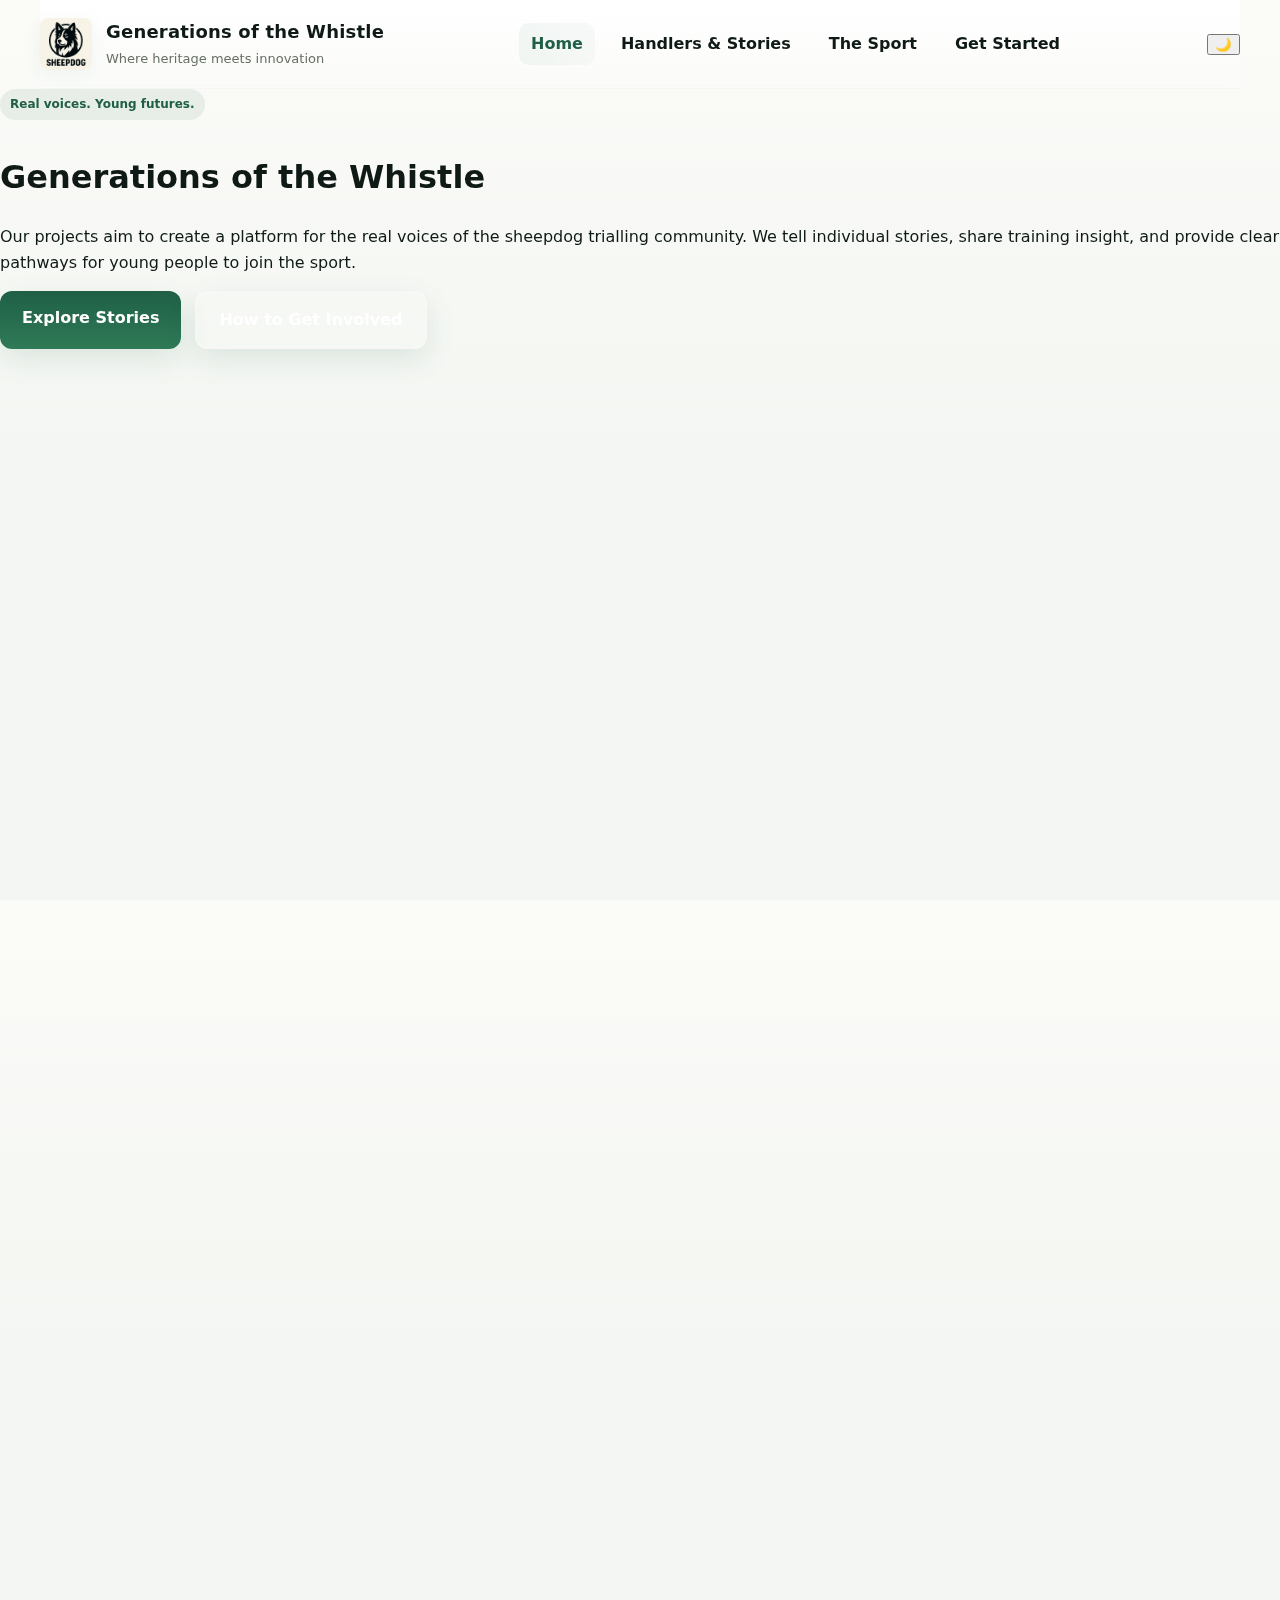
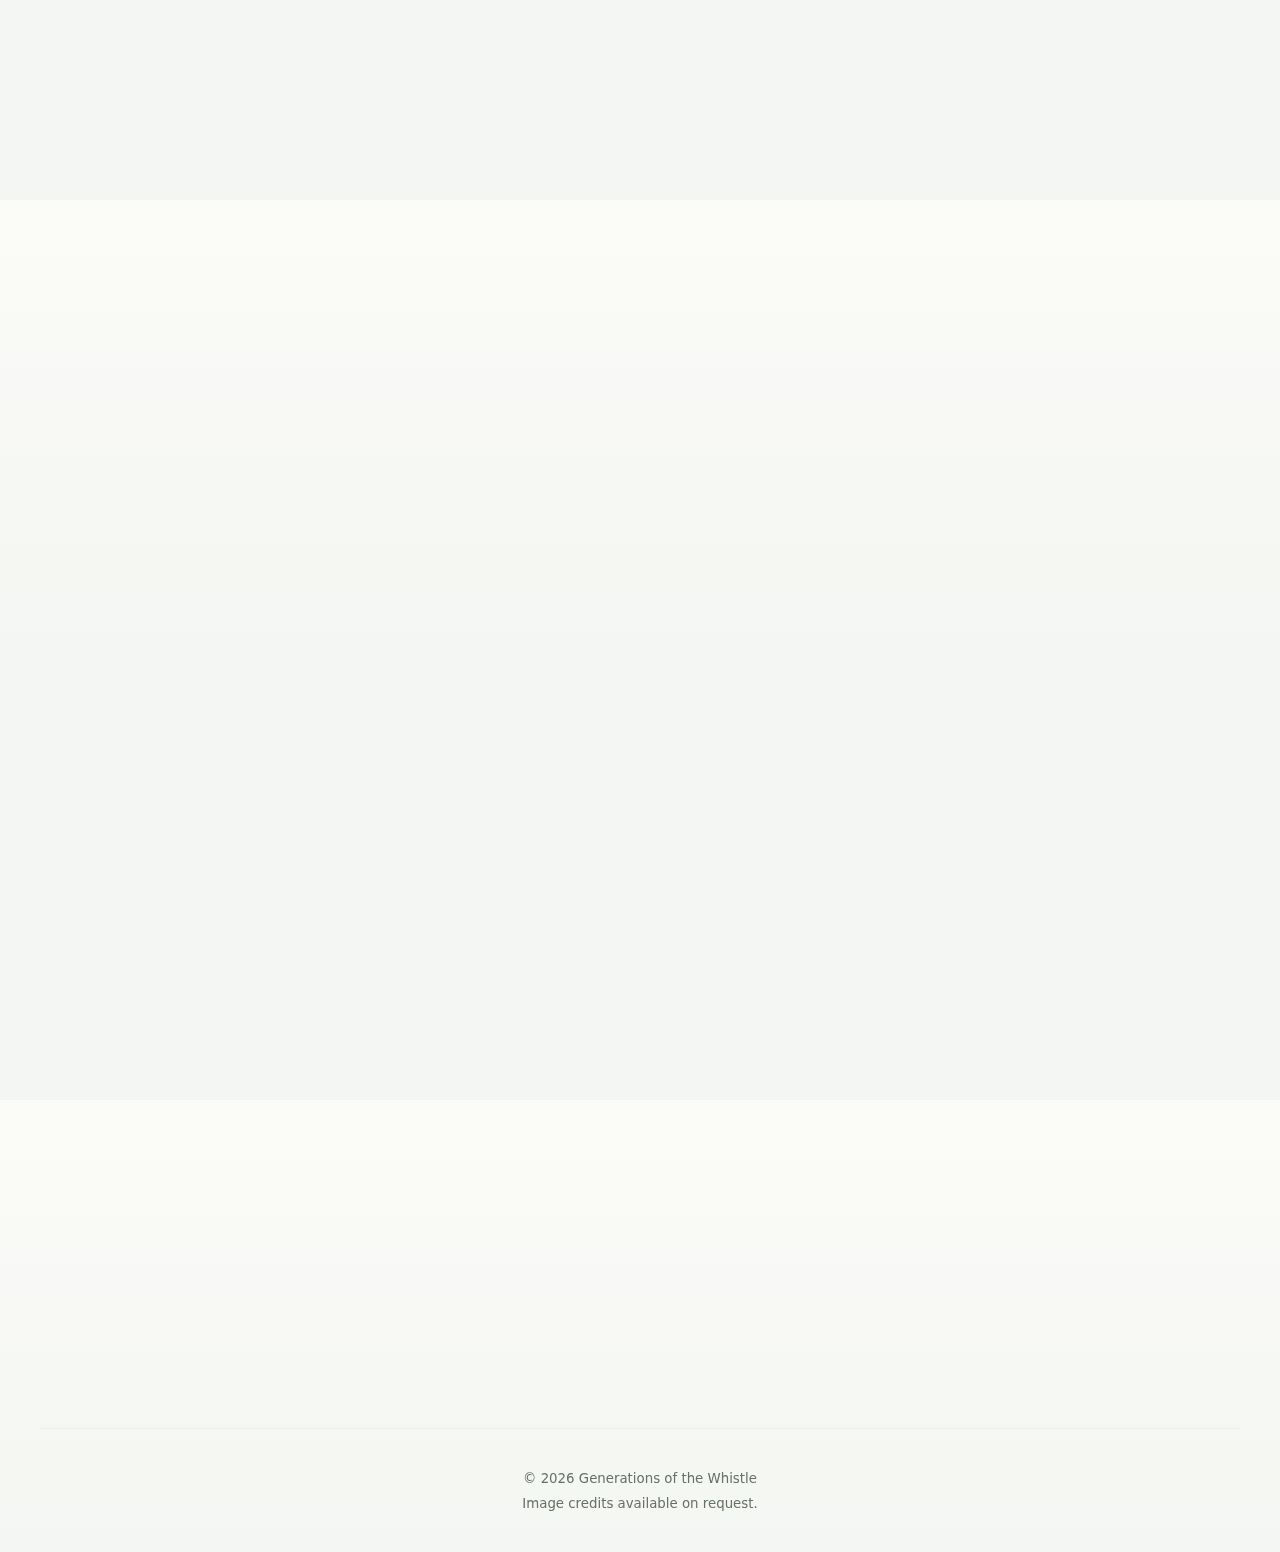
<file: index.html>
<!doctype html>

<html lang="en">

<head>

  <meta charset="utf-8" />
  <title>Generations of the Whistle</title>
  <meta name="viewport" content="width=device-width, initial-scale=1" />
  <meta name="description"
    content="Where heritage meets innovation in sheepdog trials — stories, resources and how to get involved." />
  <link rel="stylesheet" href="css/style.css">
</head>

<body>

  <!-- HEADER -->
  <header class="site-header container">

    <a class="brand" href="index.html" aria-label="Generations of the Whistle home">
      <img src="images/file_00000000e33c720aa1f3469756565101.png"
        alt="Generations of the Whistle logo — a stylised shepherd's whistle" class="logo-img">
      <div class="brand-text">
        <strong class="title">Generations of the Whistle</strong>
        <div class="subtitle">Where heritage meets innovation</div>
      </div>
    </a>

    <button id="nav-toggle" class="nav-toggle" aria-expanded="false" aria-controls="main-nav">☰</button>

    <nav id="main-nav" class="nav" role="navigation">
      <a href="index.html" aria-current="page">Home</a>
      <a href="handlers.html">Handlers &amp; Stories</a>
      <a href="sport.html">The Sport</a>
      <a href="start.html">Get Started</a>
    </nav>

    <!-- Keep the dark toggle accessible (JS looks for #dark-toggle) -->

    <button id="dark-toggle" class="dark-toggle" aria-label="Toggle Dark Mode">🌙</button>
  </header>

  <!-- HERO -->

  <section class="hero-parallax">

    <!-- keep your hero-bg div (image set inline) — CSS makes sure it doesn't block clicks -->

    <div class="hero-bg" style="background-image:url('images/Sheepdog/IMG-20251125-WA0028.jpg');"></div>

    <div class="hero-parallax-inner">
      <div class="kicker">Real voices. Young futures.</div>
      <h1 class="hero-title">Generations of the Whistle</h1>
      <p class="hero-paragraph">
        Our projects aim to create a platform for the real voices of the sheepdog trialling community. We tell
        individual stories, share training insight, and provide clear pathways for young people to join the sport.
      </p>

      <div class="hero-buttons">
        <a href="handlers.html" class="btn-lg">Explore Stories</a>
        <a href="start.html" class="btn-lg ghost-lg">How to Get Involved</a>
      </div>
    </div>
  </section>

  <!-- INTRODUCTION -->

  <section class="intro container fade-in" aria-labelledby="intro">
    <div class="section-hero-divider"></div>
    <h2 id="intro" class="section-title">Generations of the Whistle</h2>


    <p class="small">
      The whistle’s sharp call has echoed across British hillsides since 1873, when shepherd R.J. Lloyd Price
      organized the
      first recorded sheepdog trial in Bala, Wales. That gathering of ten handlers testing their dogs’ working ability
      sparked
      a tradition now spanning continents and generations. Today’s sheepdog trials—competitive events where handlers
      use whistles
      and commands to guide Border Collies in precisely moving sheep through obstacles—demand the same skills
      shepherds perfected
      centuries ago. Yet scroll through Instagram’s #sheepdogtrials, and you’ll find something unexpected: young faces
      documenting
      training sessions, analyzing competition runs, proving this heritage sport thrives in modern hands.
      Fourteen-year-old champions.
      Childminders turned competitors. Digital training platforms created by world record holders. The whistle
      connects them all—past,
      present, and future—speaking the same language.
  </section>

  <!-- FEATURED AREAS -->

  <section class="intro container fade-in" aria-labelledby="featured">
    <h2 id="featured" class="section-title">Featured</h2>
    <p class="section-sub">In-depth features, practical pathways, photography and video links to learn from handlers and
      trainers.</p>

    <div class="cards-modern">
      <a class="card-modern" href="handlers.html">
        <h3>Handlers &amp; Stories</h3>
        <p>Personal journeys and training insight from people who live and work with dogs and sheep.</p>
        <span class="arrow">Read →</span>
      </a>

      <a class="card-modern" href="sport.html">
        <h3>The Sport</h3>
        <p>History, traditions and how the sport works to engage younger participants.</p>
        <span class="arrow">Learn →</span>
      </a>

      <a class="card-modern" href="start.html">
        <h3>Get Started</h3>
        <p>Practical steps: observe, connect, practice and join community events.</p>
        <span class="arrow">Start →</span>
      </a>
    </div>
  </section>

  <!-- INTRO VIDEO LINK + MEDIA -->

  <section class="container fade-in" aria-labelledby="intro-video">
    <h2 id="intro-video" class="section-title">Introduction — Video Link</h2>
    <p class="section-sub">Short introduction to sheepdog trialling and community voices.</p>

    <div class="media-placeholders">
      <figure>
        <img src="images/Sheepdog/IMG-20251125-WA00481.jpg"
          alt="Thumbnail placeholder showing a handler with a sheepdog at dawn" class="placeholder-img"
          style="max-width:380px;width:100%;height:auto;display:block;border-radius:10px;object-fit:cover;">
        <figcaption class="small muted">Lutz junghans (group 3 member).</figcaption>
      </figure>
      <div>
        <p>
          <b> Wisdom of Experience </b> <br>
          There’s a particular kind of knowledge that can’t be rushed or downloaded—wisdom that comes from decades
          working hills, understanding that every field requires reading, not just commanding. Yet modern technology
          allows this expertise to reach further than ever before.

        </p>


      <div class="citation-block">
        Check this introduction video for better understanding of what Sheepdog is all about and to learn how to clear
        pathways for young people to join the sport.
        Watch here: <a href="https://www.youtube.com/watch?v=q4GjiBThPlI" target="_blank"
          rel="noopener">https://www.youtube.com/watch?v=q4GjiBThPlI</a>
      </div>
      </div>
      </div>
  </section>

  <!-- IN-DEPTH TEASERS -->

  <section class="intro container fade-in" aria-labelledby="teasers">
    <h2 id="teasers" class="section-title">Stories &amp; Learning</h2>
    <p class="section-sub">Longform features, interviews and practical tips for trainers and newcomers alike.</p>

    <article class="card-modern">
      <h3>Features: Training &amp; Partnership</h3>
      <p>
        We look at how handlers build calm, confident dogs through repeated practice, mentoring and clear communication.
        The emphasis is on partnership: handler responsibility and dog initiative working together across fields and
        trials.
      </p>

      <div class="citation-block">
        Click on this link to watch more on facebook.
        <a href="https://www.facebook.com/share/1AAbPwiY8B/?mibextid=wwXIfr" target="_blank" rel="noopener"> handler
          responsibility and dog initiative working together across fields and trials.</a>
      </div>
    </article>

    <article class="card-modern" style="margin-top:18px;">
      <h3>Youth Voice</h3>
      <p>
        Young people bring new energy and visibility to the sport. Programs that highlight youth achievement and
        create welcoming entry points help the sport remain vibrant across generations.
      </p>

      <div class="citation-block">
        Click on this link to watch more on facebook.
        <a href="https://www.facebook.com/share/1DLe7xgMrS/?mibextid=wwXIfr" target="_blank" rel="noopener"> Programs
          that highlight youth achievement and create welcoming entry points.</a>
      </div>
    </article>
  </section>

  <!-- GALLERY PLACEHOLDERS -->

  <section class="container fade-in" aria-labelledby="gallery">
    <h2 id="gallery" class="section-title">Gallery</h2>
    <p class="section-sub">Visuals from training, trials and everyday life around dogs and sheep.</p>

    <div class="cards-modern">
      <div class="card-modern">
        <figure>
          <img src="images/Sheepdog/IMG-20251125-WA0059.jpg"
            alt="Placeholder: handler walking a Border Collie beside a stone wall"
            style="width:100%;height:160px;object-fit:cover;border-radius:10px;">
          <figcaption class="small muted">Training day</figcaption>
        </figure>
      </div>

      <div class="card-modern">
        <figure>
          <img src="images/Sheepdog/IMG-20251125-WA0058.jpg"
            alt="Placeholder: sheepdog working with a small flock on a green field"
            style="width:100%;height:160px;object-fit:cover;border-radius:10px;">
          <figcaption class="small muted">Trial practice</figcaption>
        </figure>
      </div>

      <div class="card-modern">
        <figure>
          <img src="images/Sheepdog/IMG-20251125-WA0057.jpg"
            alt="Placeholder: young handler releasing a whistle before a run"
            style="width:100%;height:160px;object-fit:cover;border-radius:10px;">
          <figcaption class="small muted">Youth training</figcaption>
        </figure>
      </div>
    </div>
  </section>



  <!-- SOURCES -->

  <section class="container fade-in" aria-labelledby="sources">
    <h2 id="sources" class="section-title">Sources &amp; References</h2>

    <div class="citation-block">
      Farmers Guardian — profiles and reporting on handlers and events.
    </div>

    <div class="citation-block">
      ISDS — trial calendar and guidance for local and international events.
    </div>

    <div class="citation-block">
      Sheepdog School — structured video learning and coaching resources.
    </div>
  </section>

  <!-- CTA -->

  <section class="container fade-in cta-section">
    <div class="cta-card">
      <h3>Help grow the sport</h3>
      <p>Share your training moments, mentor a young handler or point a curious friend to this site. Small steps help
        grow the community.</p>
      <a href="start.html" class="btn-lg">Get involved</a>
    </div>
  </section>

  <!-- FOOTER -->

  <footer class="site-footer container">
    <div class="foot-left"><small>© <span id="year"></span> Generations of the Whistle</small></div>
    <div class="foot-right"><small>Image credits available on request.</small></div>
  </footer>

  <script src="js/main.js"></script>
  <script>
    // small defensive check in case script loads before element exists
    if (document.getElementById('year')) document.getElementById('year').textContent = new Date().getFullYear();
  </script>
</body>

</html>
</file>
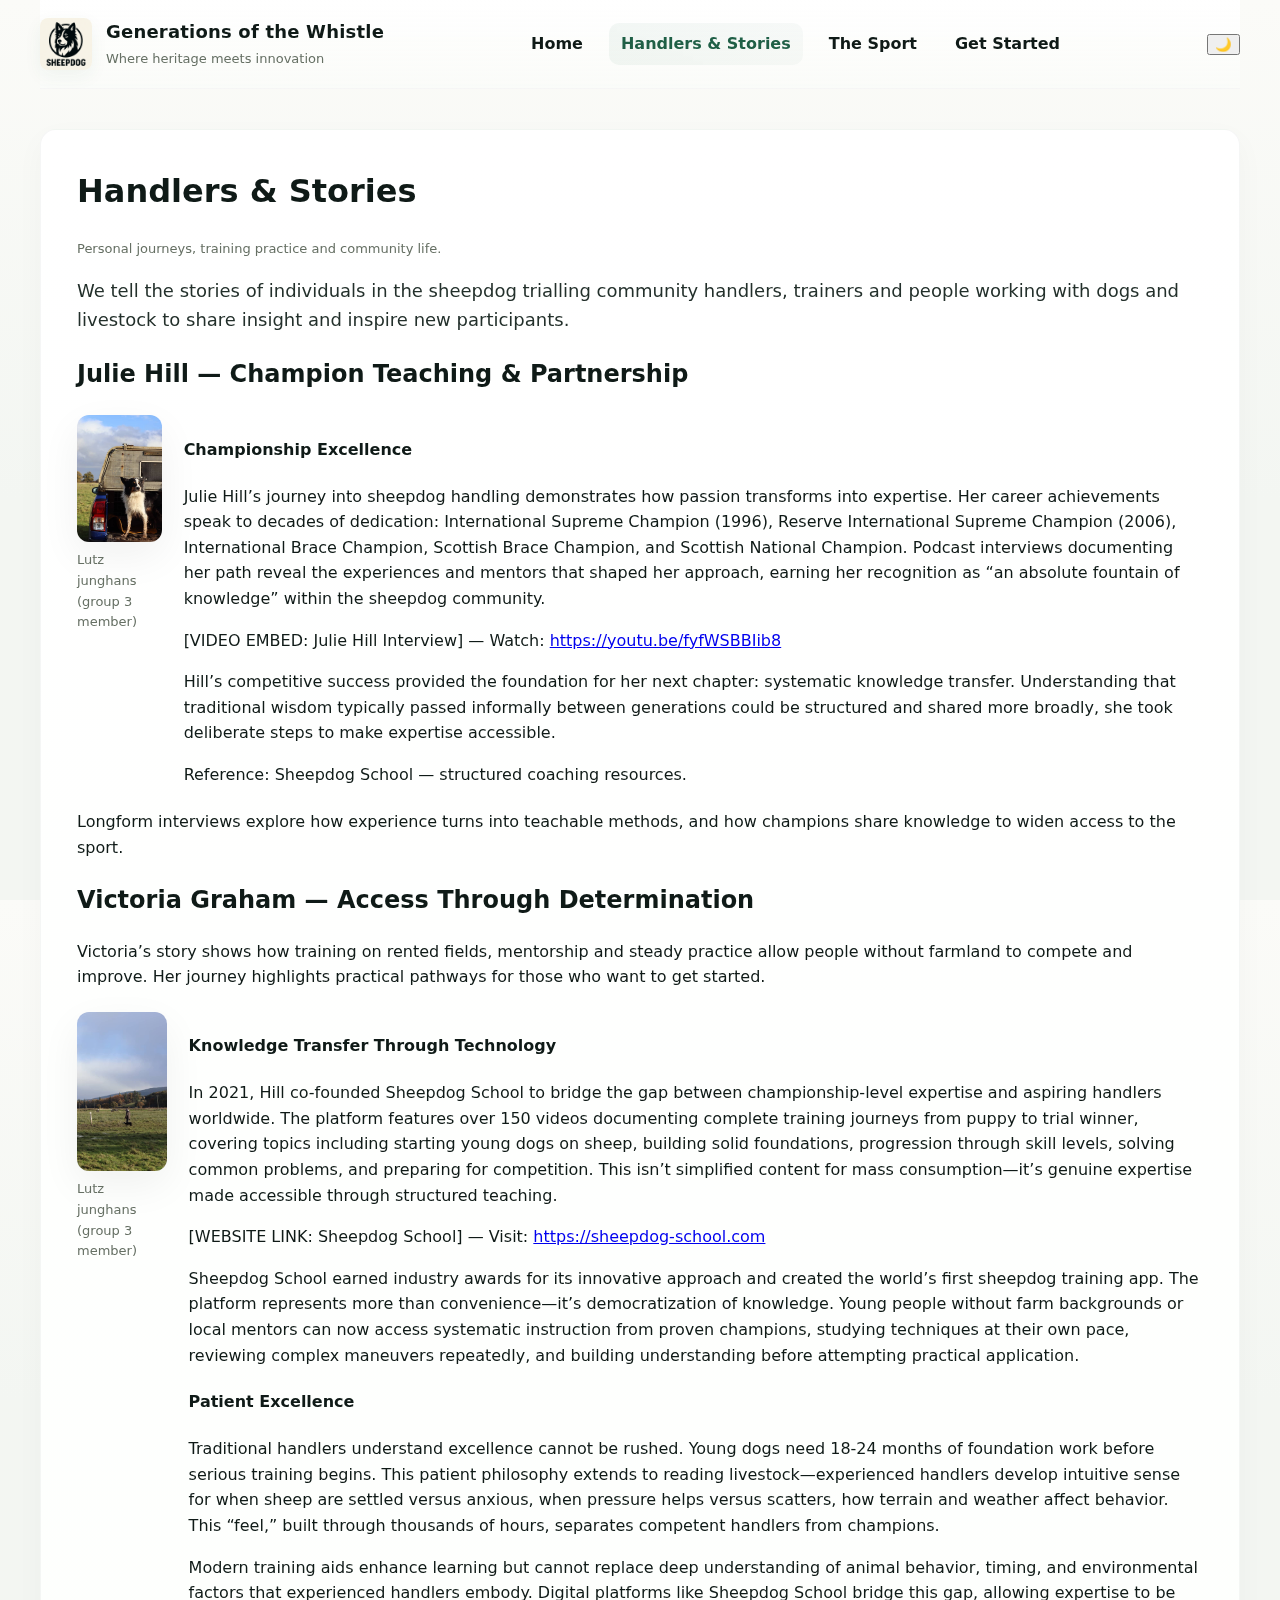
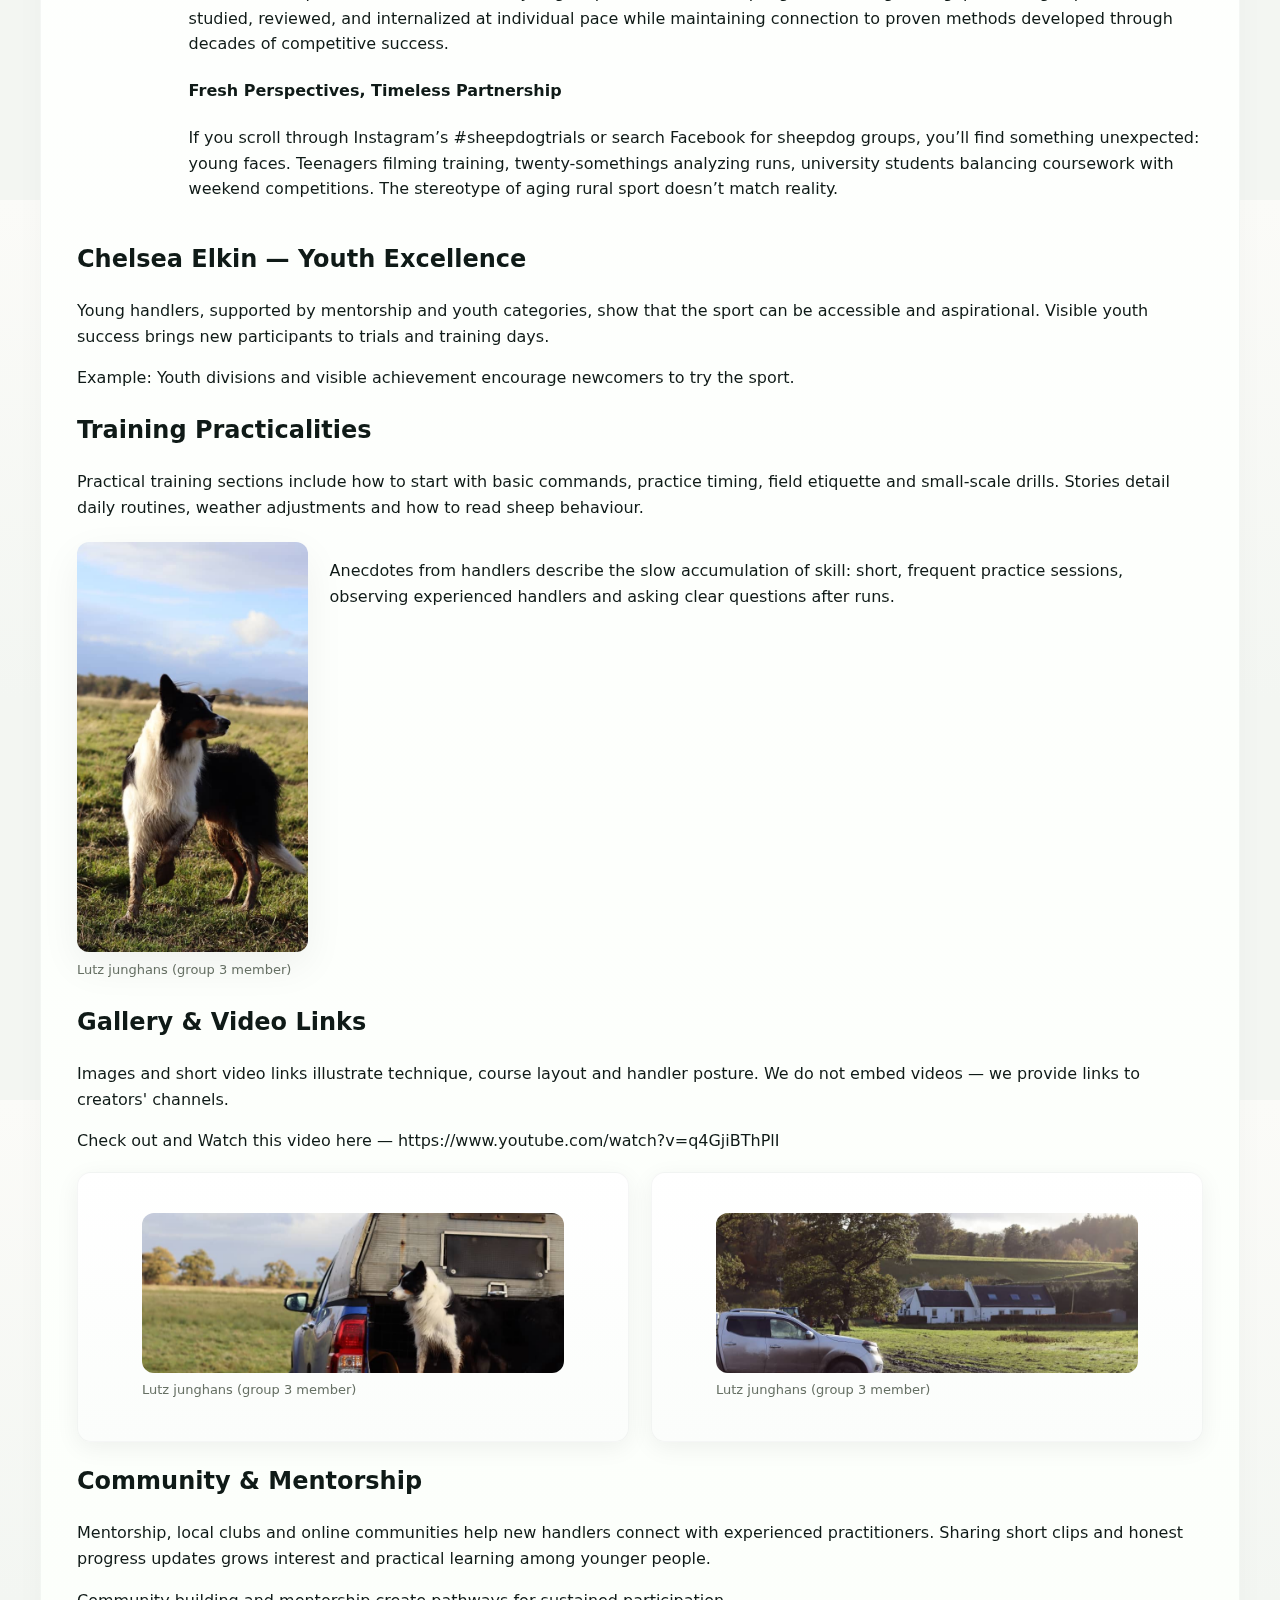
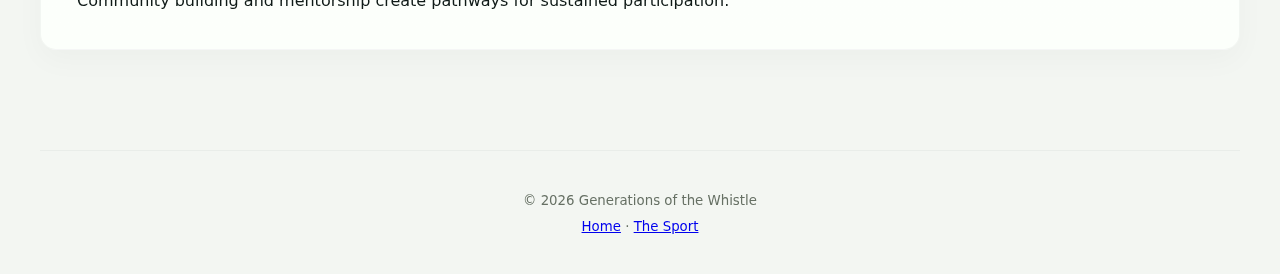
<file: handlers.html>
<!doctype html>

<html lang="en">

<head>

  <meta charset="utf-8" />
  <title>Handlers & Stories — Generations of the Whistle</title>
  <meta name="viewport" content="width=device-width, initial-scale=1" />
  <meta name="description"
    content="Profiles of handlers, mentorship, training and youth perspectives in sheepdog trialling." />
  <link rel="stylesheet" href="css/style.css">
</head>

<body>

  <!-- HEADER -->

  <header class="site-header container">
    <a class="brand" href="index.html" aria-label="Generations of the Whistle home">
      <img src="images/file_00000000e33c720aa1f3469756565101.png" alt="Generations of the Whistle logo"
        class="logo-img">
      <div class="brand-text">
        <strong class="title">Generations of the Whistle</strong>
        <div class="subtitle">Where heritage meets innovation</div>
      </div>
    </a>

    <button id="nav-toggle" class="nav-toggle" aria-expanded="false" aria-controls="main-nav">☰</button>

    <nav id="main-nav" class="nav" role="navigation">
      <a href="index.html">Home</a>
      <a href="handlers.html" aria-current="page">Handlers &amp; Stories</a>
      <a href="sport.html">The Sport</a>
      <a href="start.html">Get Started</a>
    </nav>

    <!-- Dark Mode toggle -->

    <button id="dark-toggle" class="dark-toggle" aria-label="Toggle Dark Mode">🌙</button>
  </header>

  <!-- MAIN -->

  <main class="container article-wrap">
    <article class="article">

      <h1 class="page-heading">Handlers &amp; Stories</h1>
      <p class="byline">Personal journeys, training practice and community life.</p>

      <p class="lede">
        We tell the stories of individuals in the sheepdog trialling community handlers, trainers and people working
        with dogs and livestock to share insight and inspire new participants.
      </p>

      <!-- FEATURE: JULIE HILL -->

      <section class="profile-block">
        <h2>Julie Hill — Champion Teaching & Partnership</h2>

        <div class="media-row">
          <figure>
            <img src="images/Sheepdog/IMG-20251125-WA0023.jpg"
              alt="Julie Hill conducting a training session with a Border Collie on open grass"
              style="max-width:360px;width:100%;height:auto;border-radius:12px;object-fit:cover;" />
            <figcaption class="small muted">Lutz junghans (group 3 member)</figcaption>
          </figure>

          <div>
            <h4>Championship Excellence</h4>
            <p>
              Julie Hill’s journey into sheepdog handling demonstrates how passion transforms into expertise. Her career
              achievements speak
              to decades of dedication: International Supreme Champion (1996), Reserve International Supreme Champion
              (2006),
              International
              Brace Champion, Scottish Brace Champion, and Scottish National Champion. Podcast interviews documenting
              her path
              reveal the
              experiences and mentors that shaped her approach, earning her recognition as “an absolute fountain of
              knowledge”
              within the
              sheepdog community.
            </p>

            <div class="citation-block">
              [VIDEO EMBED: Julie Hill Interview] — Watch: <a href="https://youtu.be/fyfWSBBIib8" target="_blank"
                rel="noopener">https://youtu.be/fyfWSBBIib8</a>
            </div>

            <p>
              Hill’s competitive success provided the foundation for her next chapter: systematic knowledge transfer.
              Understanding that
              traditional wisdom typically passed informally between generations could be structured and shared more
              broadly,
              she took
              deliberate steps to make expertise accessible.
            </p>


            <div class="citation-block">
              Reference: Sheepdog School — structured coaching resources.
            </div>
          </div>
        </div>

        <p>
          Longform interviews explore how experience turns into teachable methods, and how champions share knowledge to
          widen access to the sport.
        </p>
      </section>

      <!-- FEATURE: VICTORIA GRAHAM -->

      <section class="profile-block">
        <h2>Victoria Graham — Access Through Determination</h2>

        <p>
          Victoria’s story shows how training on rented fields, mentorship and steady practice allow people without
          farmland to compete and improve. Her journey highlights practical pathways for those who want to get started.
        </p>
        <div class="media-row">
        <figure>
          <img src="images/Sheepdog/IMG-20251125-WA0041.jpg" alt="Victoria Graham with her working dog during practice"
            style="max-width:380px;width:100%;height:auto;border-radius:12px;object-fit:cover;" />
          <figcaption class="small muted">Lutz junghans (group 3 member)</figcaption>
        </figure>
        <div>
          <h4>Knowledge Transfer Through Technology</h4>
          <p>
            In 2021, Hill co-founded Sheepdog School to bridge the gap between championship-level expertise and aspiring
            handlers worldwide.
            The platform features over 150 videos documenting complete training journeys from puppy to trial winner,
            covering topics including
            starting young dogs on sheep, building solid foundations, progression through skill levels, solving common
            problems, and preparing
            for competition. This isn’t simplified content for mass consumption—it’s genuine expertise made accessible
            through structured teaching.
          </p>

          <div class="citation-block">
            [WEBSITE LINK: Sheepdog School] — Visit: <a href="https://sheepdog-school.com" target="_blank"
              rel="noopener">https://sheepdog-school.com</a>
          </div>

          <p>
            Sheepdog School earned industry awards for its innovative approach and created the world’s first sheepdog
            training app. The platform
            represents more than convenience—it’s democratization of knowledge. Young people without farm backgrounds or
            local mentors can now access
            systematic instruction from proven champions, studying techniques at their own pace, reviewing complex
            maneuvers
            repeatedly, and building
            understanding before attempting practical application.
          </p>

          <h4>Patient Excellence</h4>
          <p>
            Traditional handlers understand excellence cannot be rushed. Young dogs need 18-24 months of foundation work
            before serious training
            begins. This patient philosophy extends to reading livestock—experienced handlers develop intuitive sense
            for
            when sheep are settled
            versus anxious, when pressure helps versus scatters, how terrain and weather affect behavior. This “feel,”
            built
            through thousands of
            hours, separates competent handlers from champions.
          </p>

          <p>
            Modern training aids enhance learning but cannot replace deep understanding of animal behavior, timing, and
            environmental factors that experienced
            handlers embody. Digital platforms like Sheepdog School bridge this gap, allowing expertise to be studied,
            reviewed, and internalized at individual pace
            while maintaining connection to proven methods developed through decades of competitive success.
          </p>

          <h4>Fresh Perspectives, Timeless Partnership</h4>
          <p>
            If you scroll through Instagram’s #sheepdogtrials or search Facebook for sheepdog groups, you’ll find
            something
            unexpected: young faces. Teenagers
            filming training, twenty-somethings analyzing runs, university students balancing coursework with weekend
            competitions. The stereotype of aging rural
            sport doesn’t match reality.
          </p>
        </div>
        </div>
        </div>
      </section>

      <!-- FEATURE: YOUTH VOICE — CHELSEA ELKIN -->

      <section class="profile-block">
        <h2>Chelsea Elkin — Youth Excellence</h2>

        <p>
          Young handlers, supported by mentorship and youth categories, show that the sport can be accessible and
          aspirational. Visible youth success brings new participants to trials and training days.
        </p>

        <div class="citation-block">
          Example: Youth divisions and visible achievement encourage newcomers to try the sport.
        </div>
      </section>

      <!-- IN-DEPTH: TRAINING PRACTICALS -->

      <section class="profile-block">
        <h2>Training Practicalities</h2>

        <p>
          Practical training sections include how to start with basic commands, practice timing, field etiquette and
          small-scale drills. Stories detail daily routines, weather adjustments and how to read sheep behaviour.
        </p>

        <div class="media-row">
          <figure>
            <img src="images/Sheepdog/IMG-20251125-WA0046.jpg" alt="Handler demonstrating a basic sheepdog drill"
              style="max-width:360px;width:100%;height:auto;border-radius:12px;object-fit:cover;" />
            <figcaption class="small muted">Lutz junghans (group 3 member)</figcaption>
          </figure>

          <div>
            <p>
              Anecdotes from handlers describe the slow accumulation of skill: short, frequent practice sessions,
              observing experienced handlers and asking clear questions after runs.
            </p>
          </div>
        </div>
      </section>

      <!-- GALLERY & LINKS -->

      <section class="profile-block">
        <h2>Gallery &amp; Video Links</h2>

        <p>
          Images and short video links illustrate technique, course layout and handler posture. We do not embed videos —
          we provide links to creators' channels.
        </p>

        <div class="citation-block">
          Check out and Watch this video here — https://www.youtube.com/watch?v=q4GjiBThPlI
        </div>

        <div class="cards-modern" style="margin-top:18px;">
          <div class="card-modern">
            <figure>
              <img src="images/Sheepdog/IMG-20251125-WA0049.jpg"
                alt="Video thumbnail placeholder: handler and dog at course start"
                style="width:100%;height:160px;object-fit:cover;border-radius:12px;">
              <figcaption class="small muted">Lutz junghans (group 3 member)</figcaption>
            </figure>
          </div>

          <div class="card-modern">
            <figure>
              <img src="images/Sheepdog/IMG-20251125-WA0059.jpg"
                alt="Interview placeholder: handler speaking after a run"
                style="width:100%;height:160px;object-fit:cover;border-radius:12px;">
              <figcaption class="small muted">Lutz junghans (group 3 member)</figcaption>
            </figure>
          </div>
        </div>
      </section>

      <!-- CLOSING: COMMUNITY & MENTORSHIP -->

      <section class="profile-block">
        <h2>Community & Mentorship</h2>

        <p>
          Mentorship, local clubs and online communities help new handlers connect with experienced practitioners.
          Sharing short clips and honest progress updates grows interest and practical learning among younger people.
        </p>

        <div class="citation-block">
          Community building and mentorship create pathways for sustained participation.
        </div>
      </section>

    </article>
  </main>

  <!-- FOOTER -->

  <footer class="site-footer container">
    <div><small>© <span id="year-h"></span> Generations of the Whistle</small></div>
    <div><small><a href="index.html">Home</a> · <a href="sport.html">The Sport</a></small></div>
  </footer>

  <script src="js/main.js"></script>
  <script>
    if (document.getElementById('year-h'))
      document.getElementById('year-h').textContent = new Date().getFullYear();
  </script>
</body>

</html>
</file>
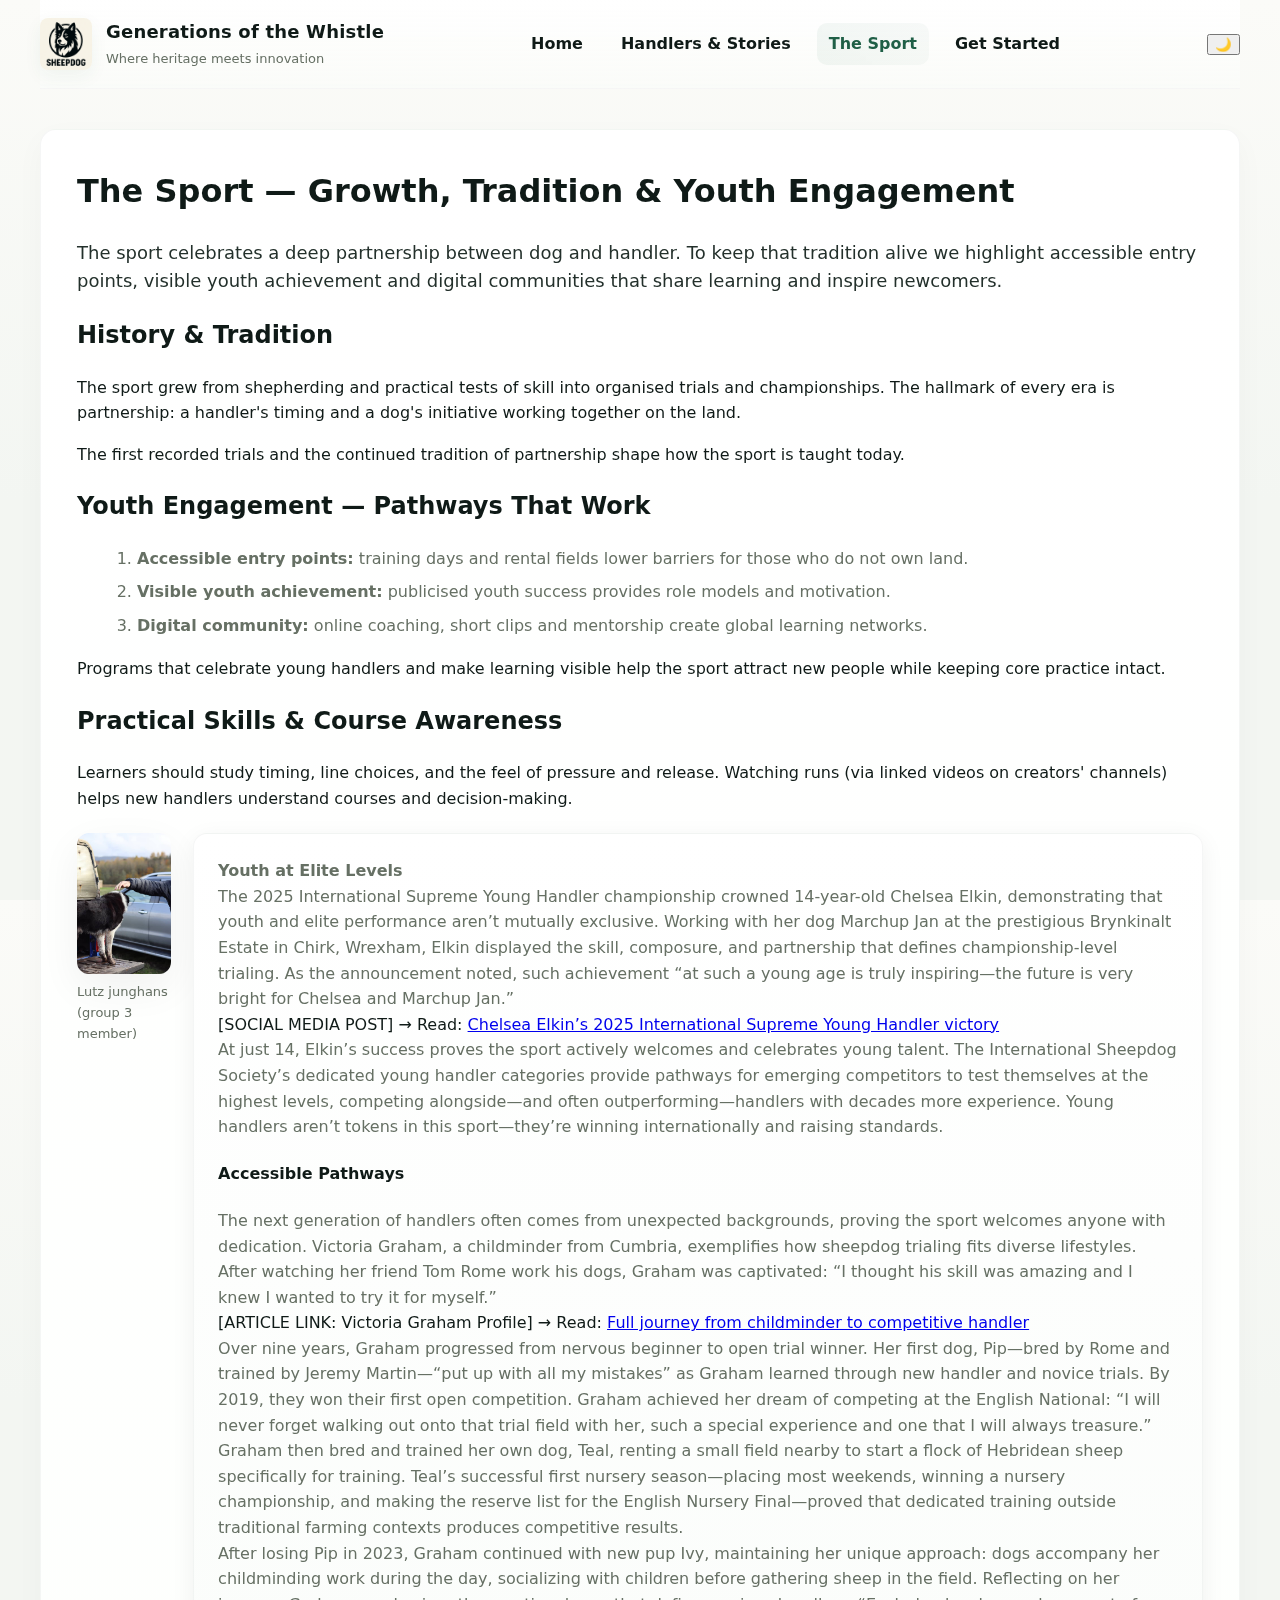
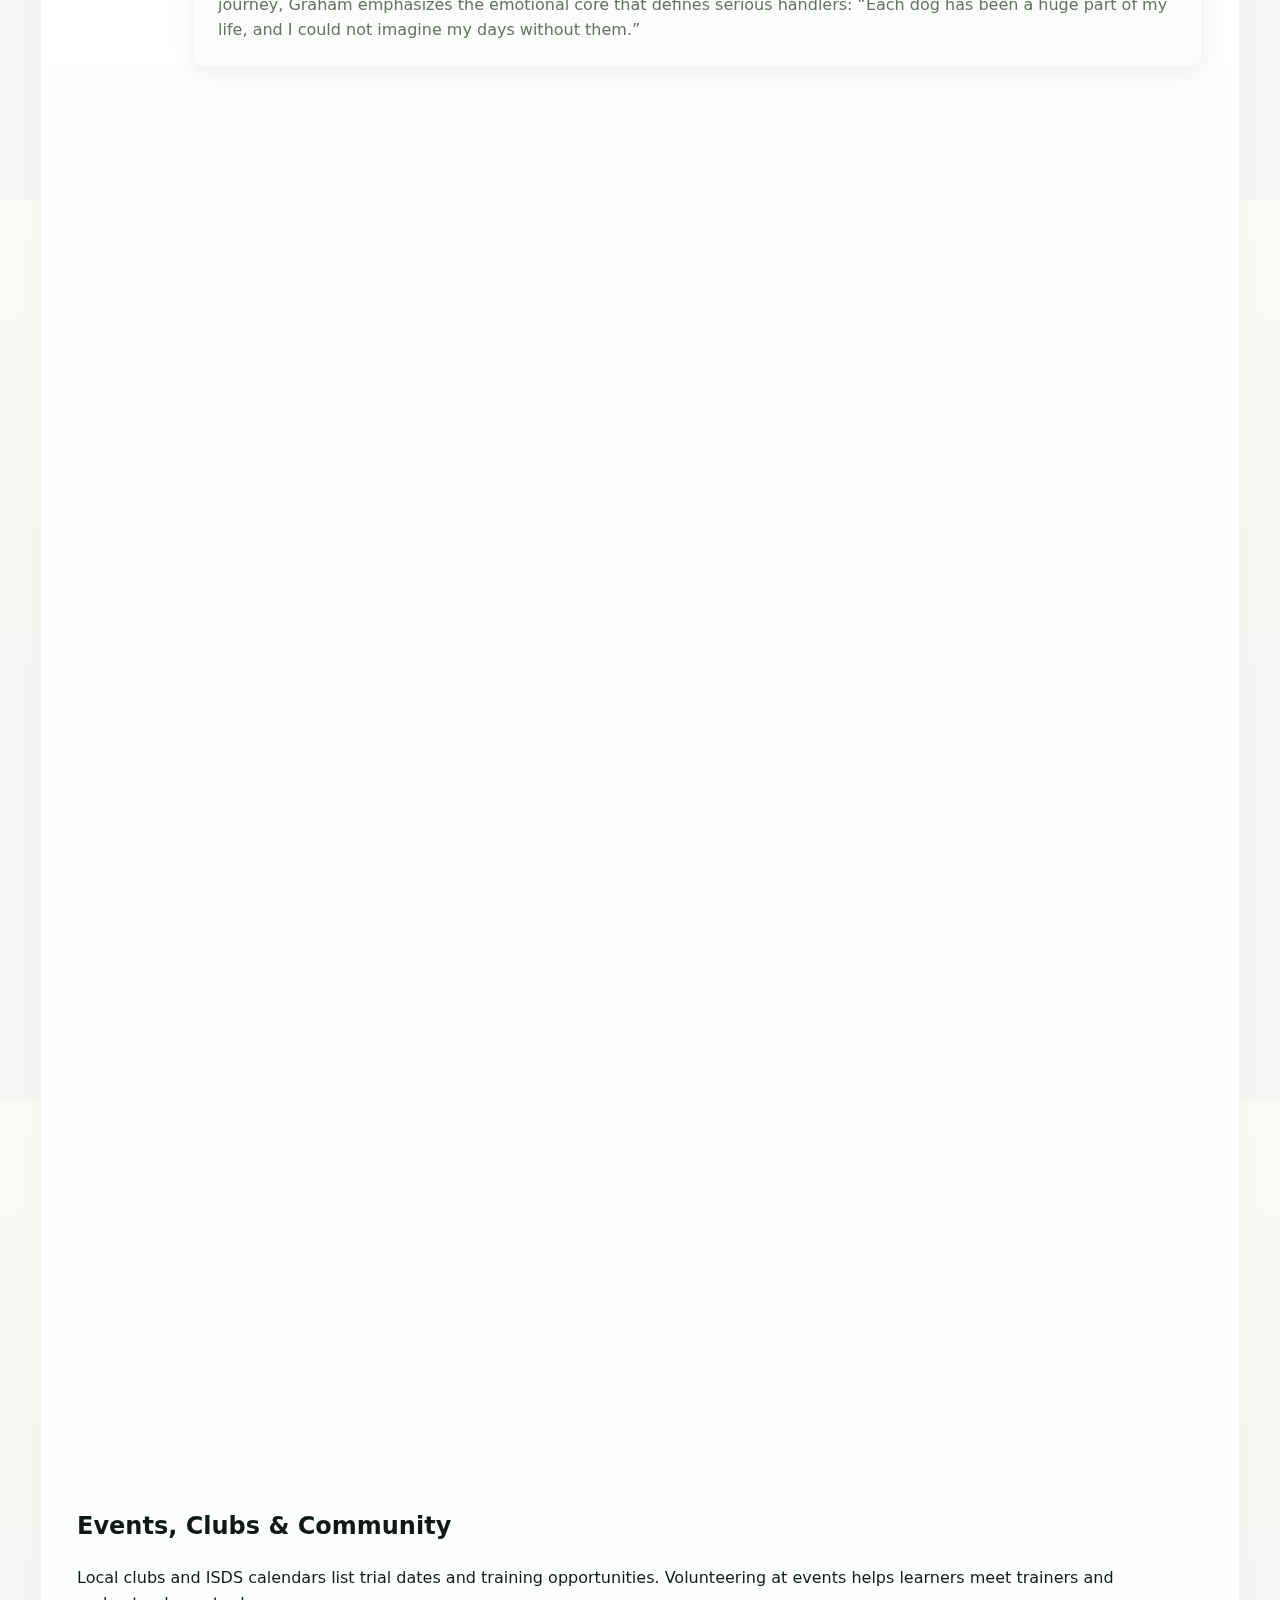
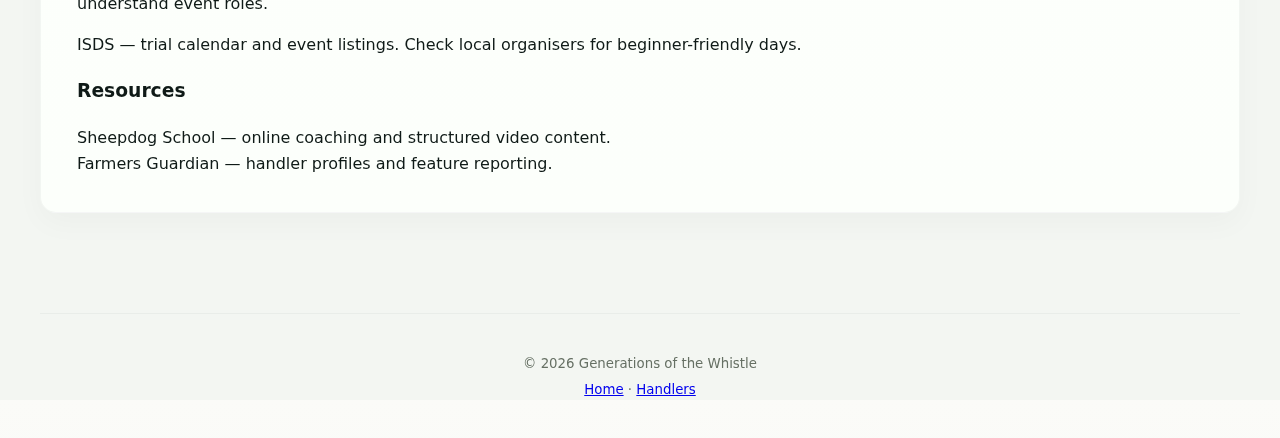
<file: sport.html>
<!doctype html>

<html lang="en">

<head>

  <meta charset="utf-8" />
  <title>The Sport — Generations of the Whistle</title>
  <meta name="viewport" content="width=device-width, initial-scale=1" />
  <meta name="description"
    content="How sheepdog trials evolve: history, youth engagement and the partnership that defines the sport." />
  <link rel="stylesheet" href="css/style.css">
</head>

<body>

  <!-- HEADER -->

  <header class="site-header container">
    <a class="brand" href="index.html" aria-label="Generations of the Whistle home">
      <img src="images/file_00000000e33c720aa1f3469756565101.png" alt="Generations of the Whistle logo"
        class="logo-img">
      <div class="brand-text">
        <strong class="title">Generations of the Whistle</strong>
        <div class="subtitle">Where heritage meets innovation</div>
      </div>
    </a>

    <button id="nav-toggle" class="nav-toggle" aria-expanded="false" aria-controls="main-nav">☰</button>

    <nav id="main-nav" class="nav" role="navigation">
      <a href="index.html">Home</a>
      <a href="handlers.html">Handlers &amp; Stories</a>
      <a href="sport.html" aria-current="page">The Sport</a>
      <a href="start.html">Get Started</a>
    </nav>
    <button id="dark-toggle" class="dark-toggle" aria-label="Toggle Dark Mode">🌙</button>
  </header>

  <main class="container article-wrap">
    <article class="article">

      <h1 class="page-heading">The Sport — Growth, Tradition &amp; Youth Engagement</h1>

      <p class="lede">
        The sport celebrates a deep partnership between dog and handler. To keep that tradition alive we highlight
        accessible entry points, visible youth achievement and digital communities that share learning and inspire
        newcomers.
      </p>

      <!-- HISTORY -->

      <section class="profile-block">
        <h2>History &amp; Tradition</h2>
        <p>
          The sport grew from shepherding and practical tests of skill into organised trials and championships. The
          hallmark of every era is partnership: a handler's timing and a dog's initiative working together on the land.
        </p>

        <div class="citation-block">
          The first recorded trials and the continued tradition of partnership shape how the sport is taught today.
        </div>
      </section>

      <!-- YOUTH ENGAGEMENT -->

      <section class="profile-block">
        <h2>Youth Engagement — Pathways That Work</h2>
        <ol>
          <li><strong>Accessible entry points:</strong> training days and rental fields lower barriers for those who do
            not own land.</li>
          <li><strong>Visible youth achievement:</strong> publicised youth success provides role models and motivation.
          </li>
          <li><strong>Digital community:</strong> online coaching, short clips and mentorship create global learning
            networks.</li>
        </ol>

        <p>
          Programs that celebrate young handlers and make learning visible help the sport attract new people while
          keeping core practice intact.
        </p>
      </section>

      <!-- PRACTICAL SKILLS -->

      <section class="profile-block">
        <h2>Practical Skills &amp; Course Awareness</h2>
        <p>
          Learners should study timing, line choices, and the feel of pressure and release. Watching runs (via linked
          videos on creators' channels) helps new handlers understand courses and decision-making.
        </p>

        <div class="media-row">
          <figure>
            <!-- constrained image to avoid blowing layout -->
            <img src="images/Sheepdog/IMG-20251125-WA0052.jpg"
              alt="Placeholder: diagram-style image of a trial course with gates and pen"
              style="max-width:380px;width:100%;height:auto;border-radius:12px;object-fit:cover;" />
            <figcaption class="small muted">Lutz junghans (group 3 member)</figcaption>
          </figure>

          <div>
            <article class="card-modern">
              <p>
                <b> Youth at Elite Levels </b>
              </p>

              <p>
                The 2025 International Supreme Young Handler championship crowned 14-year-old Chelsea Elkin,
                demonstrating
                that youth and elite performance aren’t mutually exclusive. Working with her dog Marchup Jan at the
                prestigious Brynkinalt Estate in Chirk, Wrexham, Elkin displayed the skill, composure, and partnership
                that
                defines championship-level trialing. As the announcement noted, such achievement “at such a young age is
                truly inspiring—the future is very bright for Chelsea and Marchup Jan.”
              </p>

              <div class="citation-block">
                [SOCIAL MEDIA POST] → Read: <a href="https://www.facebook.com/share/1AAbPwiY8B/" target="_blank"
                  rel="noopener">Chelsea Elkin’s 2025 International Supreme Young Handler victory</a>
              </div>

              <p>
                At just 14, Elkin’s success proves the sport actively welcomes and celebrates young talent. The
                International Sheepdog Society’s dedicated young handler categories provide pathways for emerging
                competitors to test themselves at the highest levels, competing alongside—and often
                outperforming—handlers
                with decades more experience. Young handlers aren’t tokens in this sport—they’re winning internationally
                and
                raising standards.
              </p>

              <h4>Accessible Pathways</h4>
              <p>
                The next generation of handlers often comes from unexpected backgrounds, proving the sport welcomes
                anyone
                with dedication. Victoria Graham, a childminder from Cumbria, exemplifies how sheepdog trialing fits
                diverse
                lifestyles. After watching her friend Tom Rome work his dogs, Graham was captivated: “I thought his
                skill
                was amazing and I knew I wanted to try it for myself.”
              </p>

              <div class="citation-block">
                [ARTICLE LINK: Victoria Graham Profile] → Read: <a
                  href="https://www.farmersguardian.com/blog/4519253/dog-handler-focus-victoria-graham-dog-huge-life"
                  target="_blank" rel="noopener">Full journey from childminder to competitive handler</a>
              </div>

              <p>
                Over nine years, Graham progressed from nervous beginner to open trial winner. Her first dog, Pip—bred
                by
                Rome and trained by Jeremy Martin—“put up with all my mistakes” as Graham learned through new handler
                and
                novice trials. By 2019, they won their first open competition. Graham achieved her dream of competing at
                the
                English National: “I will never forget walking out onto that trial field with her, such a special
                experience
                and one that I will always treasure.”
              </p>

              <p>
                Graham then bred and trained her own dog, Teal, renting a small field nearby to start a flock of
                Hebridean
                sheep specifically for training. Teal’s successful first nursery season—placing most weekends, winning a
                nursery championship, and making the reserve list for the English Nursery Final—proved that dedicated
                training outside traditional farming contexts produces competitive results.
              </p>

              <p>
                After losing Pip in 2023, Graham continued with new pup Ivy, maintaining her unique approach: dogs
                accompany
                her childminding work during the day, socializing with children before gathering sheep in the field.
                Reflecting on her journey, Graham emphasizes the emotional core that defines serious handlers: “Each dog
                has
                been a huge part of my life, and I could not imagine my days without them.”
              </p>

          </div>
        </div>
      </section>

      <section class="gallery-section fade-in">
        <h2 class="section-title">Image Gallery</h2>

        <div class="image-gallery">
          <img src="images/Sheepdog/IMG-20251125-WA0023.jpg" alt="Handler working with a sheepdog"
            style="width:100%;height:160px;object-fit:cover;border-radius:10px;">
          <img src="images/Sheepdog/IMG-20251125-WA0041.jpg" alt="Border Collie in training field"
            style="width:100%;height:160px;object-fit:cover;border-radius:10px;">
          <img src="images/Sheepdog/IMG-20251125-WA0052.jpg" alt="Sheepdog navigating sheep at trial"
            style="width:100%;height:160px;object-fit:cover;border-radius:10px;">
          <img src="images/Sheepdog/IMG-20251124-WA0032.jpg" alt="Sheepdog navigating sheep at trial"
            style="width:100%;height:160px;object-fit:cover;border-radius:10px;">
          <img src="images/Sheepdog/IMG-20251124-WA0033.jpg" alt="Sheepdog navigating sheep at trial"
            style="width:100%;height:160px;object-fit:cover;border-radius:10px;">
          <img src="images/Sheepdog/IMG-20251124-WA0035.jpg" alt="Sheepdog navigating sheep at trial"
            style="width:100%;height:160px;object-fit:cover;border-radius:10px;">
          <img src="images/Sheepdog/IMG-20251124-WA0037.jpg" alt="Sheepdog navigating sheep at trial"
            style="width:100%;height:160px;object-fit:cover;border-radius:10px;">
          <img src="images/Sheepdog/IMG-20251124-WA0038.jpg" alt="Sheepdog navigating sheep at trial"
            style="width:100%;height:160px;object-fit:cover;border-radius:10px;">
        </div>
      </section>

      <!-- EVENTS & COMMUNITY -->

      <section class="profile-block">
        <h2>Events, Clubs &amp; Community</h2>
        <p>
          Local clubs and ISDS calendars list trial dates and training opportunities. Volunteering at events helps
          learners meet trainers and understand event roles.
        </p>

        <div class="citation-block">
          ISDS — trial calendar and event listings. Check local organisers for beginner-friendly days.
        </div>
      </section>

      <!-- RESOURCES -->

      <section class="citations">
        <h3>Resources</h3>

        <div class="citation-block">
          Sheepdog School — online coaching and structured video content.
        </div>

        <div class="citation-block">
          Farmers Guardian — handler profiles and feature reporting.
        </div>

      </section>


    </article>
  </main>

  <!-- FOOTER -->

  <footer class="site-footer container">
    <div><small>© <span id="year-s"></span> Generations of the Whistle</small></div>
    <div><small><a href="index.html">Home</a> · <a href="handlers.html">Handlers</a></small></div>
  </footer>

  <script src="js/main.js"></script>
  <script>
    if (document.getElementById('year-s')) document.getElementById('year-s').textContent = new Date().getFullYear();
  </script>
</body>

</html>
</file>
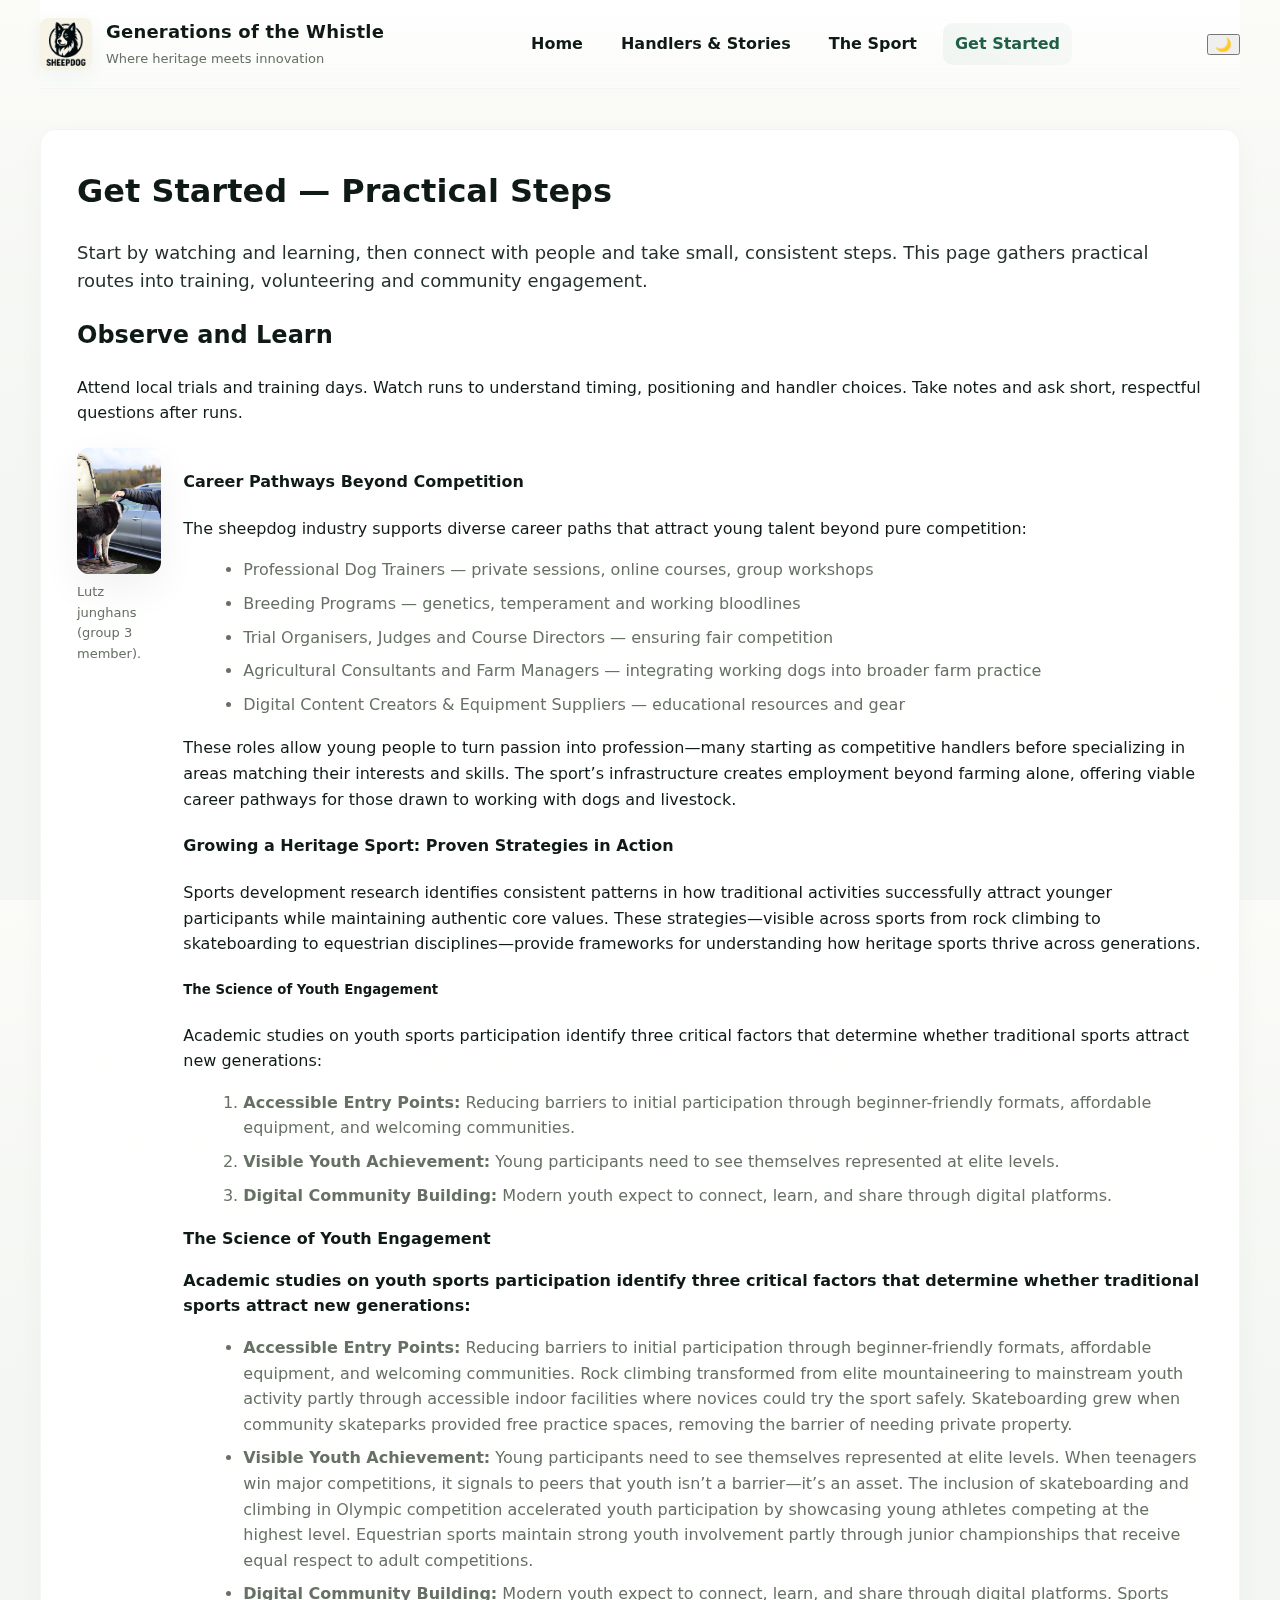
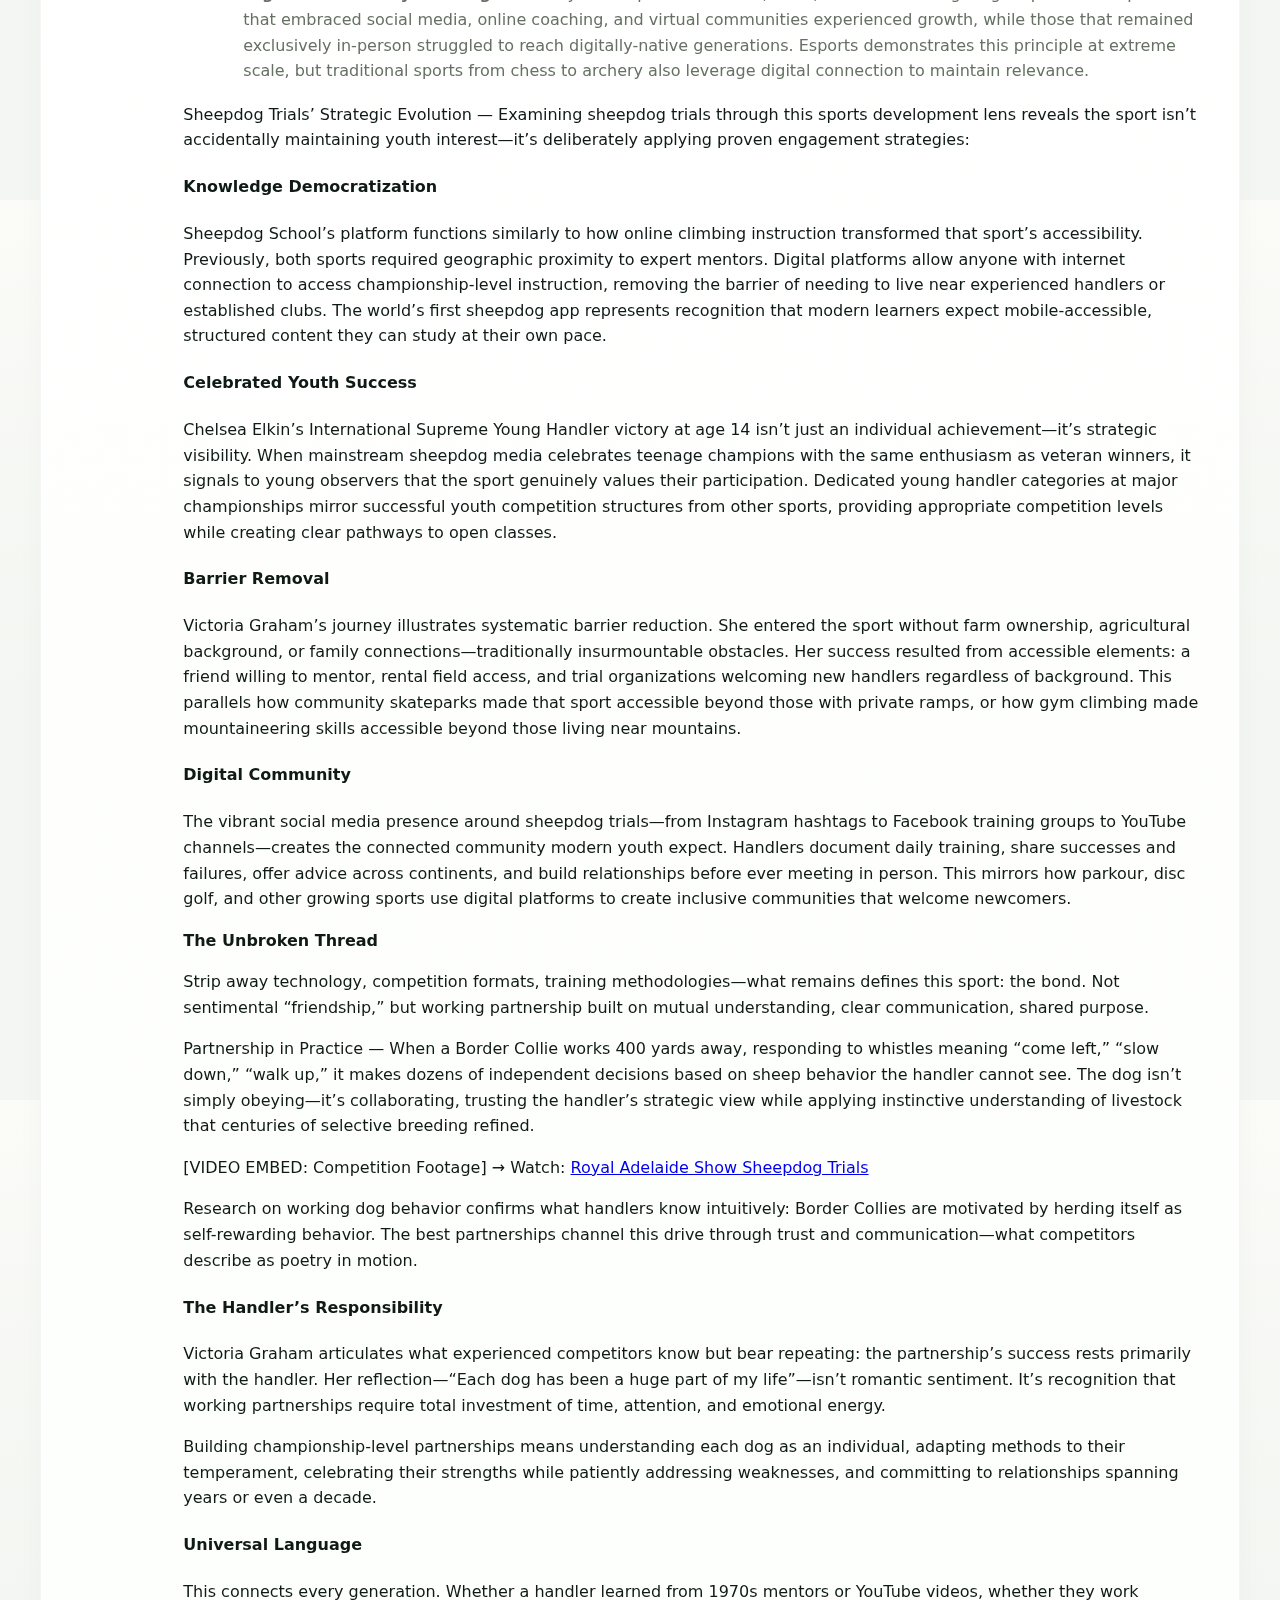
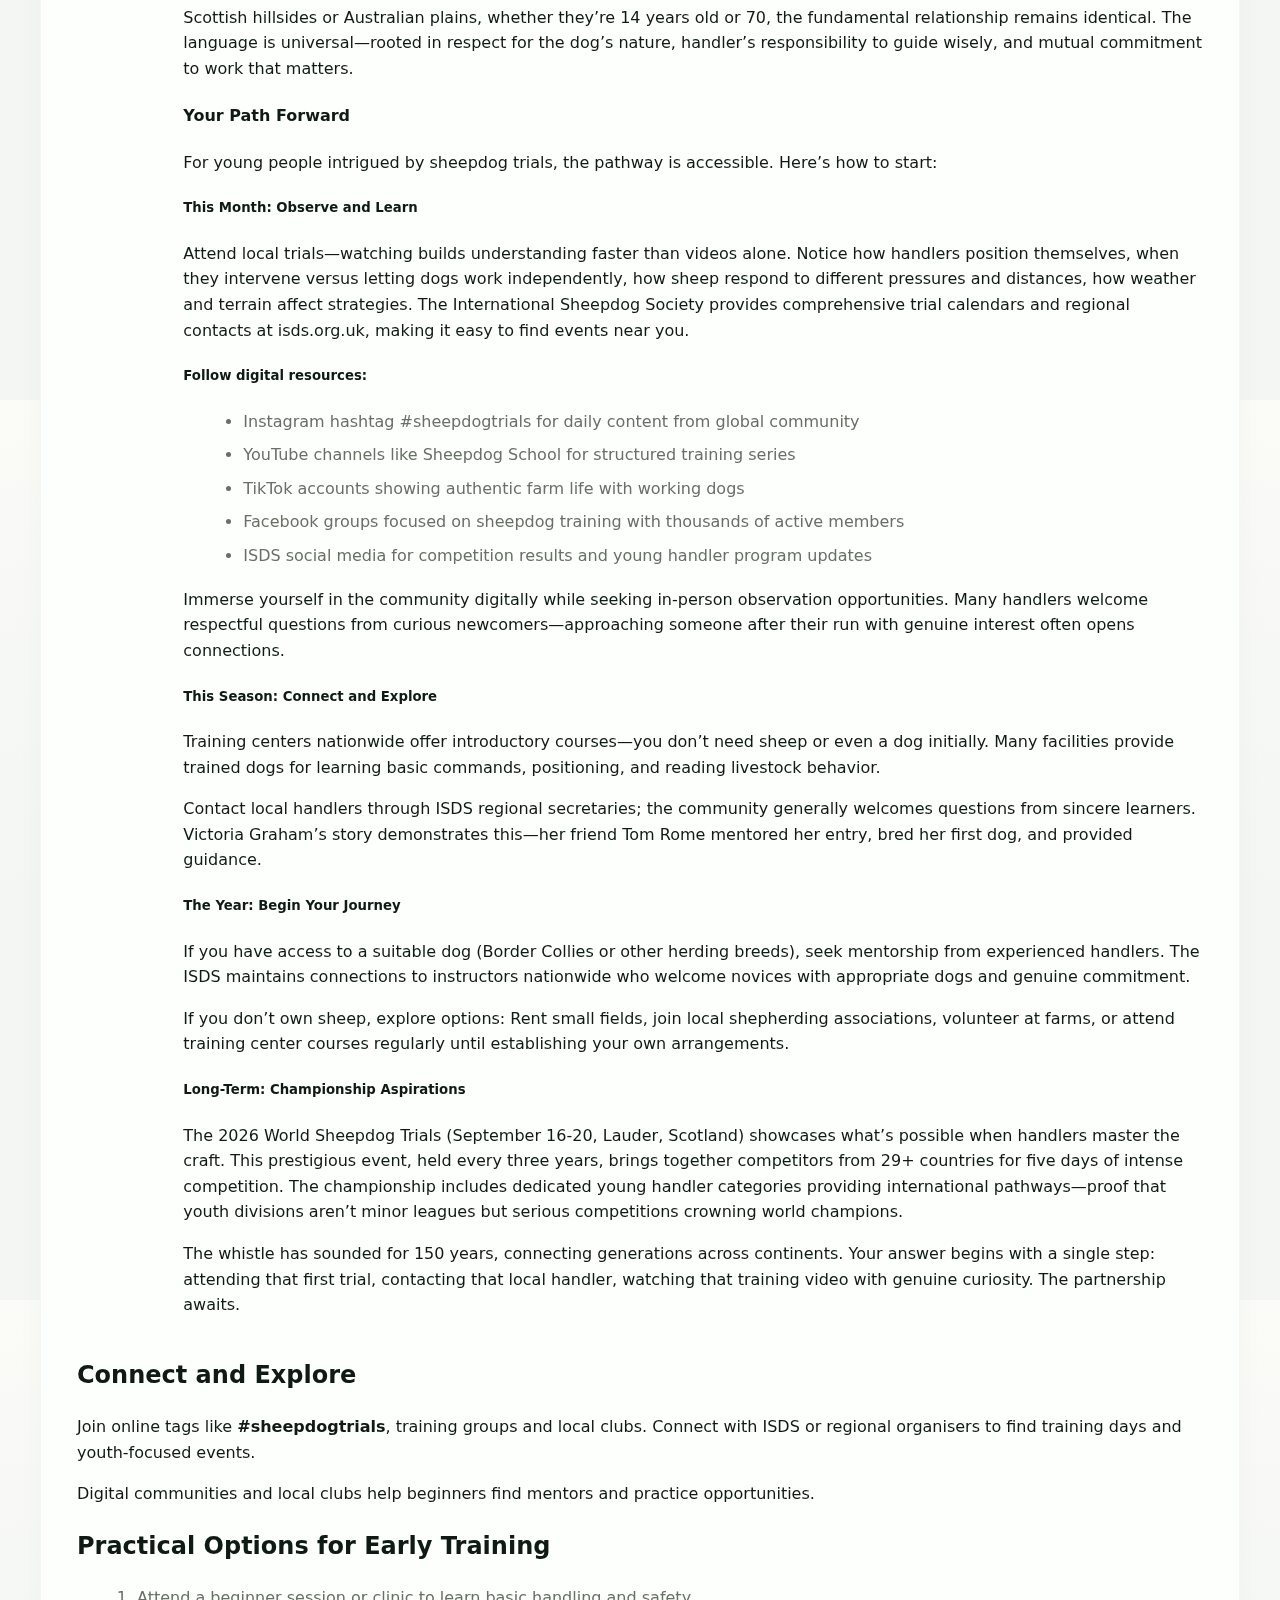
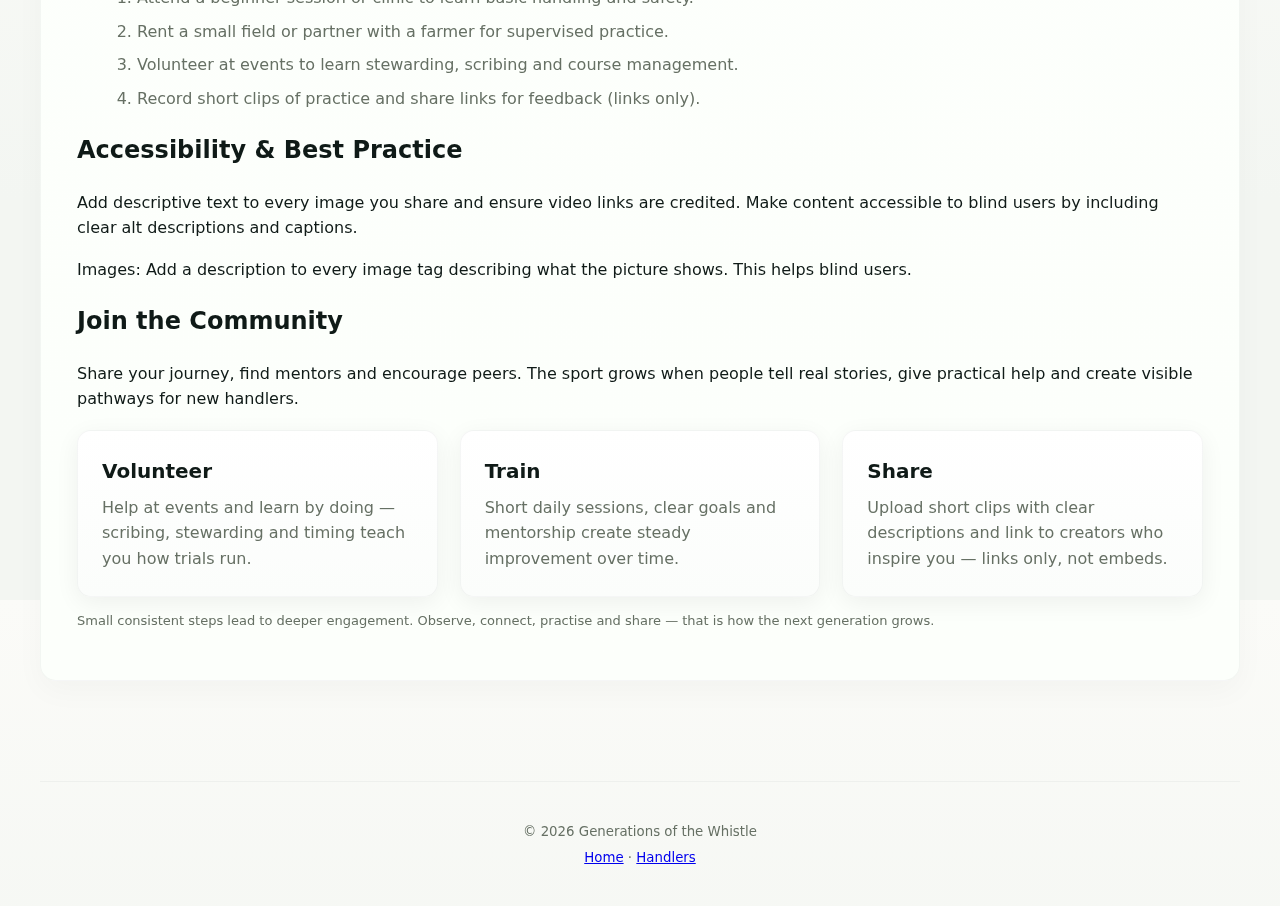
<file: start.html>
<!doctype html>

<html lang="en">

<head>

  <meta charset="utf-8" />
  <title>Get Started — Generations of the Whistle</title>
  <meta name="viewport" content="width=device-width, initial-scale=1" />
  <meta name="description"
    content="Practical steps for beginners: observe, connect, practise and join the community." />
  <link rel="stylesheet" href="css/style.css">
</head>

<body>

  <!-- HEADER -->

  <header class="site-header container">
    <a class="brand" href="index.html" aria-label="Generations of the Whistle home">
      <img src="images/file_00000000e33c720aa1f3469756565101.png" alt="Generations of the Whistle logo"
        class="logo-img">
      <div class="brand-text">
        <strong class="title">Generations of the Whistle</strong>
        <div class="subtitle">Where heritage meets innovation</div>
      </div>
    </a>

    <button id="nav-toggle" class="nav-toggle" aria-expanded="false" aria-controls="main-nav">☰</button>

    <nav id="main-nav" class="nav" role="navigation">
      <a href="index.html">Home</a>
      <a href="handlers.html">Handlers &amp; Stories</a>
      <a href="sport.html">The Sport</a>
      <a href="start.html" aria-current="page">Get Started</a>
    </nav>
    <button id="dark-toggle" class="dark-toggle" aria-label="Toggle Dark Mode">🌙</button>
  </header>

  <main class="container article-wrap">
    <article class="article">

      <h1 class="page-heading">Get Started — Practical Steps</h1>

      <p class="lede">
        Start by watching and learning, then connect with people and take small, consistent steps. This page gathers
        practical routes into training, volunteering and community engagement.
      </p>

      <!-- OBSERVE -->

      <section class="profile-block">
        <h2>Observe and Learn</h2>
        <p>
          Attend local trials and training days. Watch runs to understand timing, positioning and handler choices. Take
          notes and ask short, respectful questions after runs.
        </p>

        <div class="media-row">
          <figure>
            <img src="images/Sheepdog/IMG-20251125-WA0052.jpg"
              alt="Placeholder: spectators watching a trial from the field edge"
              style="max-width:380px;width:100%;height:auto;border-radius:12px;object-fit:cover;" />
            <figcaption class="small muted">Lutz junghans (group 3 member).</figcaption>
          </figure>

          <div>
            <h4>Career Pathways Beyond Competition</h4>
            <p>
              The sheepdog industry supports diverse career paths that attract young talent beyond pure competition:
            </p>

            <ul>
              <li>Professional Dog Trainers — private sessions, online courses, group workshops</li>
              <li>Breeding Programs — genetics, temperament and working bloodlines</li>
              <li>Trial Organisers, Judges and Course Directors — ensuring fair competition</li>
              <li>Agricultural Consultants and Farm Managers — integrating working dogs into broader farm practice</li>
              <li>Digital Content Creators & Equipment Suppliers — educational resources and gear</li>
            </ul>

            <p>
              These roles allow young people to turn passion into profession—many starting as competitive handlers
              before
              specializing in areas matching their interests and skills. The sport’s infrastructure creates employment
              beyond farming alone, offering viable career pathways for those drawn to working with dogs and livestock.
            </p>

            <h4>Growing a Heritage Sport: Proven Strategies in Action</h4>

            <p>
              Sports development research identifies consistent patterns in how traditional activities successfully
              attract younger participants while maintaining authentic core values. These strategies—visible across
              sports
              from rock climbing to skateboarding to equestrian disciplines—provide frameworks for understanding how
              heritage sports thrive across generations.
            </p>

            <h5>The Science of Youth Engagement</h5>
            <p>
              Academic studies on youth sports participation identify three critical factors that determine whether
              traditional sports attract new generations:
            </p>

            <ol>
              <li><strong>Accessible Entry Points:</strong> Reducing barriers to initial participation through
                beginner-friendly formats, affordable equipment, and welcoming communities.</li>
              <li><strong>Visible Youth Achievement:</strong> Young participants need to see themselves represented at
                elite levels.</li>
              <li><strong>Digital Community Building:</strong> Modern youth expect to connect, learn, and share through
                digital platforms.</li>
            </ol>
            <p>
              <b> The Science of Youth Engagement </b>
            </p>

            <p>
              <b> Academic studies on youth sports participation identify three critical factors that determine whether
                traditional sports attract new generations: </b>
            </p>

            <ul>
              <li><strong>Accessible Entry Points:</strong> Reducing barriers to initial participation through
                beginner-friendly formats, affordable equipment, and welcoming communities. Rock climbing transformed
                from
                elite mountaineering to mainstream youth activity partly through accessible indoor facilities where
                novices could try the sport safely. Skateboarding grew when community skateparks provided free practice
                spaces, removing the barrier of needing private property.</li>
              <li><strong>Visible Youth Achievement:</strong> Young participants need to see themselves represented at
                elite levels. When teenagers win major competitions, it signals to peers that youth isn’t a barrier—it’s
                an asset. The inclusion of skateboarding and climbing in Olympic competition accelerated youth
                participation by showcasing young athletes competing at the highest level. Equestrian sports maintain
                strong youth involvement partly through junior championships that receive equal respect to adult
                competitions.</li>
              <li><strong>Digital Community Building:</strong> Modern youth expect to connect, learn, and share through
                digital platforms. Sports that embraced social media, online coaching, and virtual communities
                experienced
                growth, while those that remained exclusively in-person struggled to reach digitally-native generations.
                Esports demonstrates this principle at extreme scale, but traditional sports from chess to archery also
                leverage digital connection to maintain relevance.</li>
            </ul>

            <p>
              Sheepdog Trials’ Strategic Evolution — Examining sheepdog trials through this sports development lens
              reveals the sport isn’t accidentally maintaining youth interest—it’s deliberately applying proven
              engagement
              strategies:
            </p>

            <h4>Knowledge Democratization</h4>
            <p>
              Sheepdog School’s platform functions similarly to how online climbing instruction transformed that sport’s
              accessibility. Previously, both sports required geographic proximity to expert mentors. Digital platforms
              allow anyone with internet connection to access championship-level instruction, removing the barrier of
              needing to live near experienced handlers or established clubs. The world’s first sheepdog app represents
              recognition that modern learners expect mobile-accessible, structured content they can study at their own
              pace.
            </p>

            <h4>Celebrated Youth Success</h4>
            <p>
              Chelsea Elkin’s International Supreme Young Handler victory at age 14 isn’t just an individual
              achievement—it’s strategic visibility. When mainstream sheepdog media celebrates teenage champions with
              the
              same enthusiasm as veteran winners, it signals to young observers that the sport genuinely values their
              participation. Dedicated young handler categories at major championships mirror successful youth
              competition
              structures from other sports, providing appropriate competition levels while creating clear pathways to
              open
              classes.
            </p>

            <h4>Barrier Removal</h4>
            <p>
              Victoria Graham’s journey illustrates systematic barrier reduction. She entered the sport without farm
              ownership, agricultural background, or family connections—traditionally insurmountable obstacles. Her
              success resulted from accessible elements: a friend willing to mentor, rental field access, and trial
              organizations welcoming new handlers regardless of background. This parallels how community skateparks
              made
              that sport accessible beyond those with private ramps, or how gym climbing made mountaineering skills
              accessible beyond those living near mountains.
            </p>

            <h4>Digital Community</h4>
            <p>
              The vibrant social media presence around sheepdog trials—from Instagram hashtags to Facebook training
              groups
              to YouTube channels—creates the connected community modern youth expect. Handlers document daily training,
              share successes and failures, offer advice across continents, and build relationships before ever meeting
              in
              person. This mirrors how parkour, disc golf, and other growing sports use digital platforms to create
              inclusive communities that welcome newcomers.
            </p>
            <p>
              <b> The Unbroken Thread </b>
            </p>

            <p>
              Strip away technology, competition formats, training methodologies—what remains defines this sport: the
              bond.
              Not sentimental “friendship,” but working partnership built on mutual understanding, clear communication,
              shared purpose.
            </p>

            <p>
              Partnership in Practice — When a Border Collie works 400 yards away, responding to whistles meaning “come
              left,” “slow down,”
              “walk up,” it makes dozens of independent decisions based on sheep behavior the handler cannot see. The
              dog
              isn’t simply obeying—it’s
              collaborating, trusting the handler’s strategic view while applying instinctive understanding of livestock
              that centuries of selective
              breeding refined.
            </p>

            <div class="citation-block">
              [VIDEO EMBED: Competition Footage] → Watch: <a href="https://youtu.be/q4VRDGLJXa0" target="_blank"
                rel="noopener">Royal Adelaide Show Sheepdog Trials</a>
            </div>

            <p>
              Research on working dog behavior confirms what handlers know intuitively: Border Collies are motivated by
              herding itself as self-rewarding behavior.
              The best partnerships channel this drive through trust and communication—what competitors describe as
              poetry
              in motion.
            </p>

            <h4>The Handler’s Responsibility</h4>
            <p>
              Victoria Graham articulates what experienced competitors know but bear repeating: the partnership’s
              success
              rests primarily with the handler.
              Her reflection—“Each dog has been a huge part of my life”—isn’t romantic sentiment. It’s recognition that
              working partnerships require total investment
              of time, attention, and emotional energy.
            </p>

            <p>
              Building championship-level partnerships means understanding each dog as an individual, adapting methods
              to
              their temperament, celebrating their strengths
              while patiently addressing weaknesses, and committing to relationships spanning years or even a decade.
            </p>

            <h4>Universal Language</h4>
            <p>
              This connects every generation. Whether a handler learned from 1970s mentors or YouTube videos, whether
              they
              work Scottish hillsides or Australian plains,
              whether they’re 14 years old or 70, the fundamental relationship remains identical. The language is
              universal—rooted in respect for the dog’s nature, handler’s
              responsibility to guide wisely, and mutual commitment to work that matters.
            </p>

            <h4>Your Path Forward</h4>
            <p>
              For young people intrigued by sheepdog trials, the pathway is accessible. Here’s how to start:
            </p>

            <h5>This Month: Observe and Learn</h5>
            <p>
              Attend local trials—watching builds understanding faster than videos alone. Notice how handlers position
              themselves, when they intervene versus letting dogs work independently,
              how sheep respond to different pressures and distances, how weather and terrain affect strategies. The
              International Sheepdog Society provides comprehensive trial calendars and regional contacts at
              isds.org.uk,
              making it easy to find events near you.
            </p>

            <h5>Follow digital resources:</h5>
            <ul>
              <li>Instagram hashtag #sheepdogtrials for daily content from global community</li>
              <li>YouTube channels like Sheepdog School for structured training series</li>
              <li>TikTok accounts showing authentic farm life with working dogs</li>
              <li>Facebook groups focused on sheepdog training with thousands of active members</li>
              <li>ISDS social media for competition results and young handler program updates</li>
            </ul>

            <p>
              Immerse yourself in the community digitally while seeking in-person observation opportunities. Many
              handlers
              welcome respectful questions from curious newcomers—approaching someone after their run with genuine
              interest often opens connections.
            </p>

            <h5>This Season: Connect and Explore</h5>
            <p>
              Training centers nationwide offer introductory courses—you don’t need sheep or even a dog initially. Many
              facilities provide trained dogs for learning basic commands, positioning, and reading livestock behavior.
            </p>

            <p>
              Contact local handlers through ISDS regional secretaries; the community generally welcomes questions from
              sincere learners. Victoria Graham’s story demonstrates this—her friend Tom Rome mentored her entry, bred
              her
              first dog, and provided guidance.
            </p>

            <h5>The Year: Begin Your Journey</h5>
            <p>
              If you have access to a suitable dog (Border Collies or other herding breeds), seek mentorship from
              experienced handlers. The ISDS maintains connections to instructors nationwide who welcome novices with
              appropriate dogs and genuine commitment.
            </p>

            <p>
              If you don’t own sheep, explore options: Rent small fields, join local shepherding associations, volunteer
              at farms, or attend training center courses regularly until establishing your own arrangements.
            </p>

            <h5>Long-Term: Championship Aspirations</h5>
            <p>
              The 2026 World Sheepdog Trials (September 16-20, Lauder, Scotland) showcases what’s possible when handlers
              master the craft. This prestigious event, held every three years, brings together competitors from 29+
              countries for five days of intense competition. The championship includes dedicated young handler
              categories
              providing international pathways—proof that youth divisions aren’t minor leagues but serious competitions
              crowning world champions.
            </p>

            <p>
              The whistle has sounded for 150 years, connecting generations across continents. Your answer begins with a
              single step: attending that first trial, contacting that local handler, watching that training video with
              genuine curiosity. The partnership awaits.
            </p>
          </div>
        </div>
      </section>

      <!-- CONNECT -->

      <section class="profile-block">
        <h2>Connect and Explore</h2>
        <p>
          Join online tags like <strong>#sheepdogtrials</strong>, training groups and local clubs. Connect with ISDS or
          regional organisers to find training days and youth-focused events.
        </p>

        <div class="citation-block">
          Digital communities and local clubs help beginners find mentors and practice opportunities.
        </div>
      </section>

      <!-- PRACTICE -->

      <section class="profile-block">
        <h2>Practical Options for Early Training</h2>
        <ol>
          <li>Attend a beginner session or clinic to learn basic handling and safety.</li>
          <li>Rent a small field or partner with a farmer for supervised practice.</li>
          <li>Volunteer at events to learn stewarding, scribing and course management.</li>
          <li>Record short clips of practice and share links for feedback (links only).</li>
        </ol>
      </section>

      <!-- SAFETY & ACCESSIBILITY -->

      <section class="profile-block">
        <h2>Accessibility &amp; Best Practice</h2>
        <p>
          Add descriptive text to every image you share and ensure video links are credited. Make content accessible to
          blind users by including clear alt descriptions and captions.
        </p>

        <div class="citation-block">
          Images: Add a description to every image tag describing what the picture shows. This helps blind users.
        </div>
      </section>

      <!-- JOIN THE COMMUNITY -->

      <section class="profile-block">
        <h2>Join the Community</h2>
        <p>
          Share your journey, find mentors and encourage peers. The sport grows when people tell real stories, give
          practical help and create visible pathways for new handlers.
        </p>

        <div class="cards-modern" style="margin-top:18px;">
          <div class="card-modern">
            <h3>Volunteer</h3>
            <p>Help at events and learn by doing — scribing, stewarding and timing teach you how trials run.</p>
          </div>

          <div class="card-modern">
            <h3>Train</h3>
            <p>Short daily sessions, clear goals and mentorship create steady improvement over time.</p>
          </div>

          <div class="card-modern">
            <h3>Share</h3>
            <p>Upload short clips with clear descriptions and link to creators who inspire you — links only, not embeds.
            </p>
          </div>
        </div>
      </section>


      <p class="meta">
        Small consistent steps lead to deeper engagement. Observe, connect, practise and share — that is how the next
        generation grows.
      </p>

    </article>
  </main>

  <!-- FOOTER -->

  <footer class="site-footer container">
    <div><small>© <span id="year-g"></span> Generations of the Whistle</small></div>
    <div><small><a href="index.html">Home</a> · <a href="handlers.html">Handlers</a></small></div>
  </footer>

  <script src="js/main.js"></script>
  <script> if (document.getElementById('year-g')) document.getElementById('year-g').textContent = new Date().getFullYear(); </script>
</body>

</html>
</file>
<file: css/style.css>
/* ============================================
   Generations of the Whistle — Premium Forest
   Palette A (Forest Green) style sheet
   Uploaded file reference: /mnt/data/GENERATIONS OF-1.docx
   ============================================ */

/* ---------- design tokens ---------- */
:root{
  --bg: #fbfbf8;                /* warm off-white */
  --panel: #ffffff;             /* cards / panels */
  --text: #0f1a17;              /* deep charcoal */
  --muted: #667064;             /* subdued text */
  --accent: #1f5f46;            /* forest green (primary) */
  --accent-2: #2f7a57;          /* lighter green */
  --gold: #c9a24a;              /* warm accent */
  --soft: rgba(31,95,70,0.08);  /* soft accent background */
  --glass: rgba(255,255,255,0.6);
  --radius: 14px;
  --max-width: 1200px;
  --pad: 22px;
  --font-sans: "Inter", system-ui, -apple-system, "Segoe UI", Roboto, "Helvetica Neue", Arial;
  --ease: cubic-bezier(.22,.9,.33,1);
  --shadow-1: 0 6px 24px rgba(11,25,18,0.06);
  --shadow-2: 0 10px 40px rgba(11,25,18,0.08);
}

/* ---------- reset & layout ---------- */
*{box-sizing:border-box}
html,body{height:100%}
body{
  margin:0;
  font-family:var(--font-sans);
  color:var(--text);
  background:linear-gradient(180deg, var(--bg), #f3f6f2 500px);
  -webkit-font-smoothing:antialiased;
  -moz-osx-font-smoothing:grayscale;
  line-height:1.6;
  -webkit-tap-highlight-color: transparent;
}

.container{
  max-width:var(--max-width);
  margin:0 auto;
  padding:0 var(--pad);
}

/* ---------- header ---------- */
.site-header{
  display:flex;
  align-items:center;
  justify-content:space-between;
  gap:18px;
  padding:18px 0;
  background: linear-gradient(180deg, rgba(255,255,255,0.92), rgba(250,251,249,0.85));
  border-bottom:1px solid rgba(16,24,20,0.04);
  position:sticky;
  top:0;
  z-index:120;
  backdrop-filter: saturate(1.05) blur(4px);
}

.brand{display:flex;align-items:center;gap:14px;text-decoration:none;color:inherit}
.logo-img{
  height:52px; width:auto; display:block; object-fit:contain; border-radius:8px;
  box-shadow:0 6px 18px rgba(31,95,70,0.06);
}
.brand-text .title{font-size:18px;font-weight:800;letter-spacing:0.2px}
.brand-text .subtitle{font-size:13px;color:var(--muted);margin-top:2px}

/* ---------- nav ---------- */
.nav{display:flex;gap:14px;align-items:center}
.nav a{
  text-decoration:none;color:var(--text);font-weight:600;padding:8px 12px;border-radius:10px;transition:all .18s var(--ease);
  display:inline-flex;align-items:center;gap:8px;
}
.nav a:hover{background:var(--soft);color:var(--accent-2)}
.nav a[aria-current="page"]{background:linear-gradient(90deg, rgba(47,122,87,0.06), rgba(31,95,70,0.03)); color:var(--accent)}

/* mobile toggle */
.nav-toggle{display:none;background:none;border:0;font-size:22px;padding:6px 10px}
@media (max-width:920px){
  .nav{display:none}
  .nav-toggle{display:block}
  .nav.show{display:flex;flex-direction:column;position:absolute;right:16px;top:72px;padding:18px;background:var(--panel);box-shadow:var(--shadow-2);border-radius:12px}
}

/* ---------- hero (full-bleed) ---------- */
.hero-banner{
  width:100%;
  min-height:64vh;
  display:flex;
  align-items:center;
  position:relative;
  overflow:hidden;
  border-bottom-left-radius:28px;
  border-bottom-right-radius:28px;
  margin-bottom:28px;
  box-shadow: 0 12px 40px rgba(11,25,18,0.03);
}

/* set a calm gradient overlay and an optional image */
.hero-banner::before{
  content:"";
  position:absolute;inset:0;
  background: linear-gradient(180deg, rgba(31,95,70,0.22), rgba(20,50,38,0.18));
  mix-blend-mode:multiply;
  pointer-events:none;
}

/* hero background image: replace the URL with your image path */
.hero-banner .hero-bg{
  position:absolute;inset:0;background-size:cover;background-position:center;filter:contrast(.95) saturate(.95);
  transform-origin:center;will-change:transform;transition:transform .8s var(--ease);
}
/* Example: set inline or in CSS:
   .hero-banner .hero-bg{ background-image: url("images/Sheepdog/IMG-20251124-WA0039.jpg"); }
*/

.hero-content{
  position:relative;z-index:10;
  padding:80px 0;
  width:100%;
  max-width:900px;
  margin-left:var(--pad);
}

.hero-content h1{
  color: #fff;
  font-size:48px;
  margin:0 0 12px;
  line-height:1.02;
  letter-spacing:-0.6px;
  text-shadow:0 8px 30px rgba(6,16,12,0.45);
}

.hero-sub{
  color: rgba(255,255,255,0.92);
  font-size:18px;margin:0 0 20px;max-width:60ch;
  text-shadow:0 6px 20px rgba(6,16,12,0.28);
}

/* hero CTA group */
.hero-buttons{display:flex;gap:14px}
.btn-lg{
  background: linear-gradient(180deg,var(--accent),var(--accent-2));
  color: white;padding:14px 22px;border-radius:12px;font-weight:800;text-decoration:none;box-shadow:0 10px 30px rgba(31,95,70,0.12);
  transition:transform .22s var(--ease), box-shadow .22s var(--ease), opacity .22s var(--ease);
}
.btn-lg:hover{transform:translateY(-4px);box-shadow:0 18px 40px rgba(31,95,70,0.18)}
.ghost-lg{background:transparent;border:2px solid rgba(255,255,255,0.22);color:white}

/* ---------- intro / section headers ---------- */
.section-hero-divider{
  height:8px;width:100%;background:linear-gradient(90deg,var(--accent),var(--gold));border-radius:50px;margin:8px 0 28px;
}

.intro{padding:56px 0 36px}
.section-title{font-size:30px;margin:0 0 8px;color:var(--text);font-weight:800}
.section-sub{color:var(--muted);margin:0 0 20px;max-width:64ch}

/* ---------- modern cards ---------- */
.cards-modern{display:grid;grid-template-columns:repeat(auto-fit,minmax(280px,1fr));gap:22px}
.card-modern{
  background:linear-gradient(180deg, #fff, #fbfdfb);
  border-radius:14px;padding:24px;border:1px solid rgba(12,18,14,0.04);box-shadow:var(--shadow-1);text-decoration:none;color:inherit;
  transition:transform .22s var(--ease), box-shadow .22s var(--ease);
}
.card-modern h3{margin:0 0 8px;font-size:20px}
.card-modern p{margin:0;color:var(--muted)}
.card-modern:hover{transform:translateY(-6px);box-shadow:0 24px 60px rgba(11,25,18,0.08)}

/* ---------- article layout ---------- */
.article-wrap{padding:40px 0}
.article{
  background:linear-gradient(180deg,#ffffff,#fcfffb);padding:36px;border-radius:16px;border:1px solid rgba(10,20,16,0.04);
  box-shadow:0 10px 30px rgba(11,25,18,0.03);
}
.article h1{font-size:32px;margin-top:0}
.byline{color:var(--muted);font-size:13px;margin-bottom:10px}
.lede{font-size:18px;color:#23302b;margin-bottom:20px}

/* media rows */
.media-row{display:flex;gap:22px;align-items:flex-start;margin:22px 0}
.media-row figure{margin:0}
.media-row img{width:380px;height:240px;object-fit:cover;border-radius:12px;box-shadow:0 14px 40px rgba(10,20,16,0.06)}
@media (max-width:880px){.media-row{flex-direction:column}.media-row img{width:100%;height:auto}}

/* list styles */
ol,ul{margin:0 0 18px 20px;color:var(--muted)}
li{margin:8px 0}

/* blockquote */
.quote{border-left:4px solid rgba(201,162,74,0.18);padding-left:14px;color:var(--muted);font-style:italic;margin:26px 0;background:linear-gradient(180deg, rgba(241,236,226,0.3), transparent);border-radius:8px;padding:18px}

/* meta / small */
.meta{color:var(--muted);font-size:13px;margin-top:14px}

/* embed video */
.embed{position:relative;padding-bottom:56%;height:0;overflow:hidden;border-radius:14px;box-shadow:var(--shadow-1);margin-top:14px}
.embed iframe{position:absolute;left:0;top:0;width:100%;height:100%;border:0}

/* ---------- footers ---------- */
.site-footer{padding:36px 0;text-align:center;color:var(--muted);border-top:1px solid rgba(10,20,16,0.04);margin-top:60px}

/* ---------- nice section dividers ---------- */
.section-divider{
  height:1px;margin:36px 0;background:linear-gradient(90deg, rgba(31,95,70,0.06), rgba(201,162,74,0.02), rgba(31,95,70,0.06));
  border-radius:4px;
}

/* ---------- gentle entrance animations ---------- */
.fade-in{
  opacity:0;transform:translateY(8px);transition:opacity .6s var(--ease), transform .6s var(--ease);
}
.fade-in.visible{opacity:1;transform:none}

/* ---------- focus & accessibility ---------- */
a:focus, button:focus{outline:3px solid rgba(31,95,70,0.12);outline-offset:3px;border-radius:8px}

/* ---------- responsive tweaks ---------- */
@media (max-width:980px){
  .hero-content{padding:40px 0}
  .hero-content h1{font-size:34px}
  .btn-lg{padding:12px 18px}
}
@media (max-width:640px){
  .hero-content h1{font-size:26px}
  .brand-text .title{font-size:16px}
  .brand-text .subtitle{font-size:12px}
  .container{padding:0 14px}
}

/* ---------- utility helpers ---------- */
.kicker{display:inline-block;padding:6px 10px;border-radius:999px;background:rgba(31,95,70,0.08);color:var(--accent);font-weight:700;font-size:12px;margin-bottom:10px}
.small{font-size:13px;color:var(--muted)}
.center{display:flex;align-items:center;justify-content:center}
</file>
